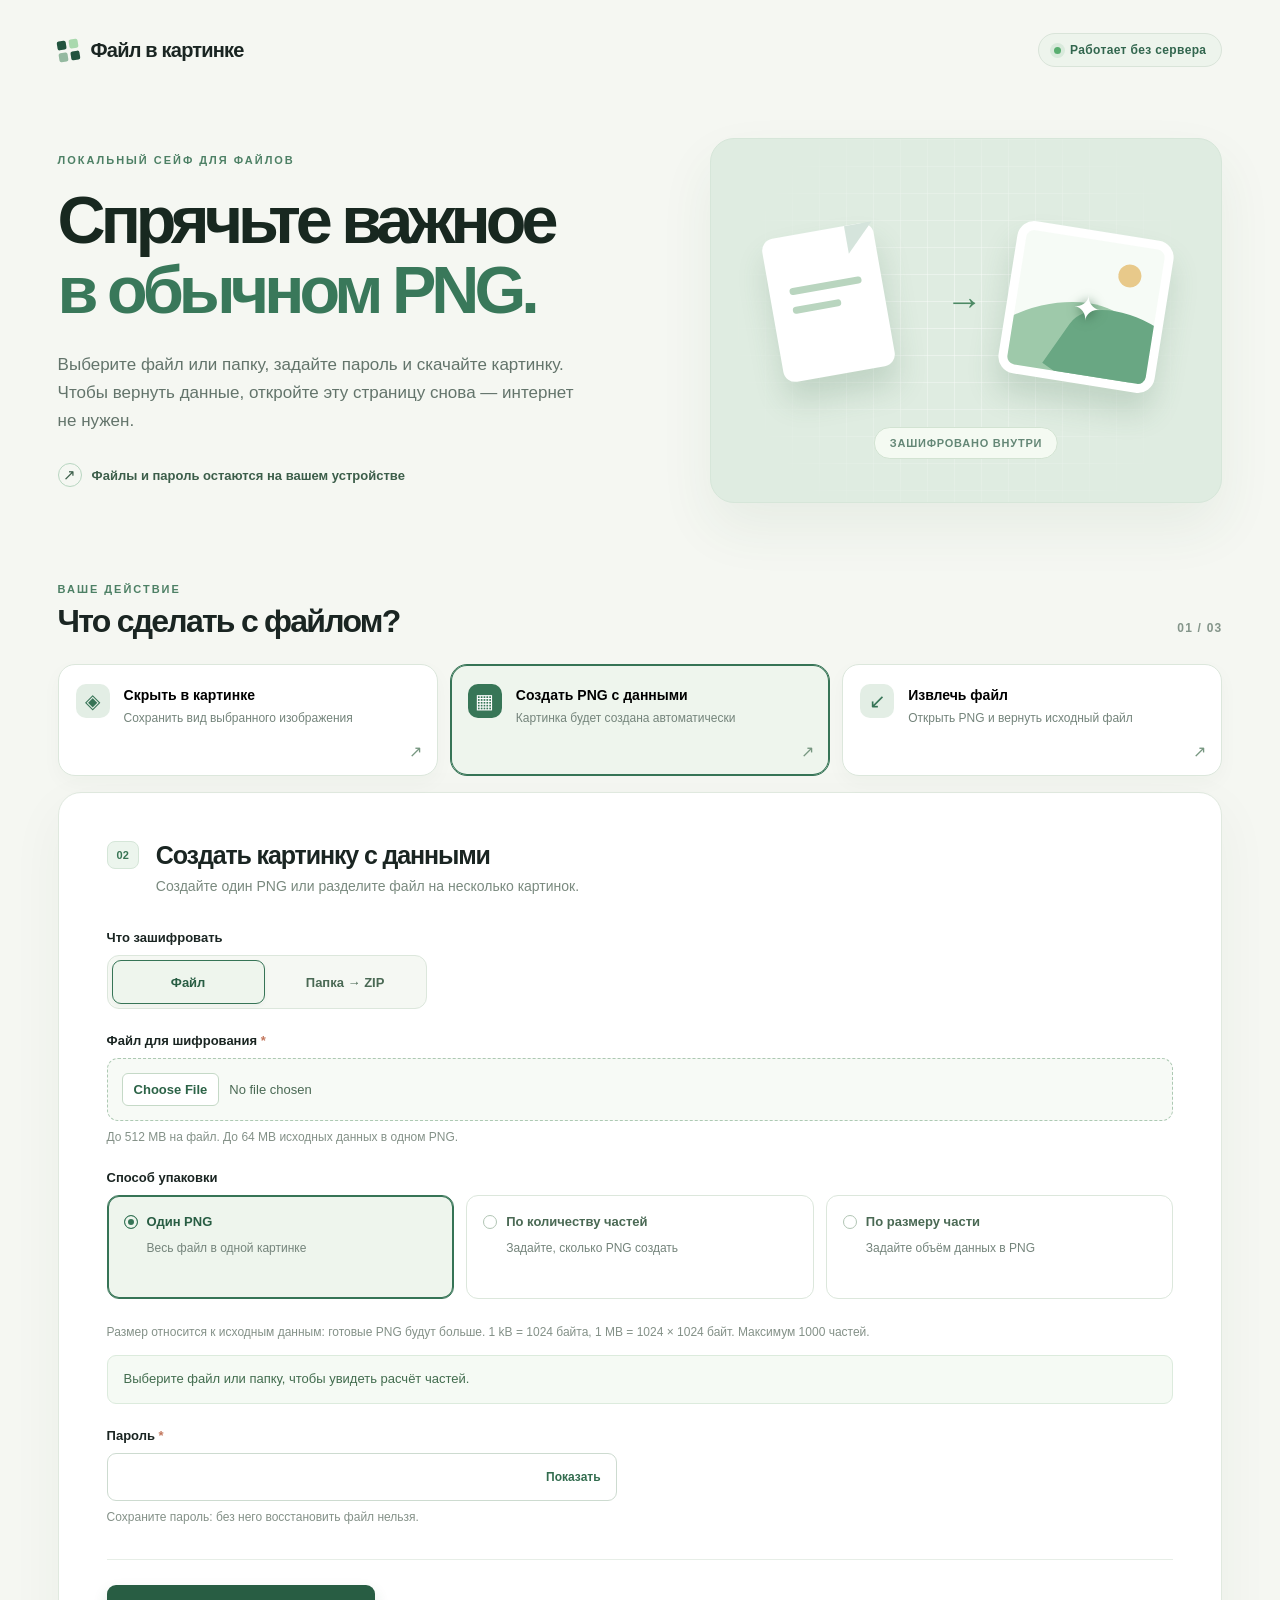
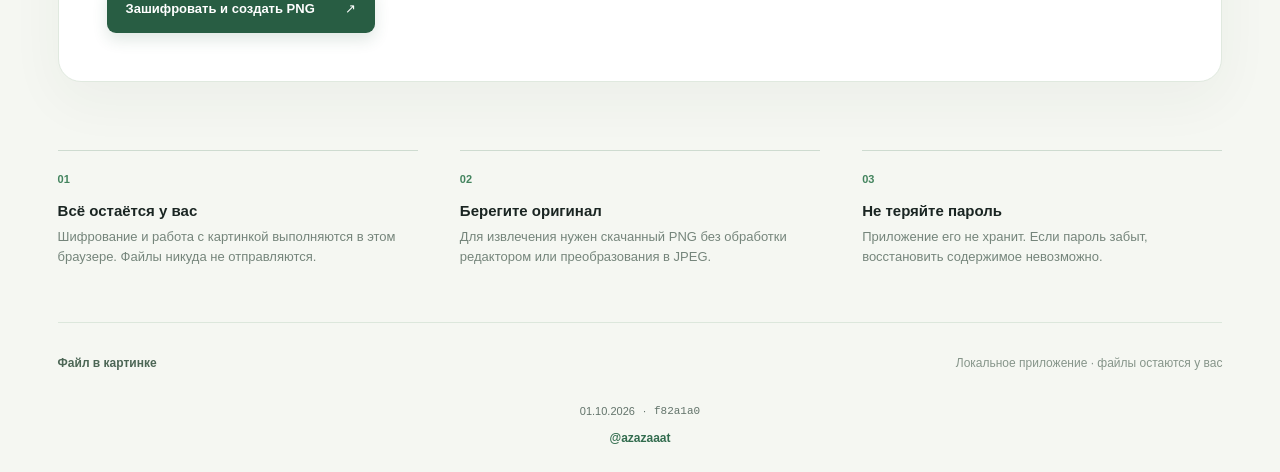
<file: index.html>
<!doctype html>
<html lang="ru">
<head>
  <meta charset="utf-8">
  <meta name="viewport" content="width=device-width, initial-scale=1">
  <meta name="color-scheme" content="light">
  <title>Файл в картинке — локальное шифрование</title>
  <meta name="description" content="Зашифруйте файл в PNG или спрячьте его в изображении. Всё происходит локально в браузере.">
  <style>
:root{font-family:Inter,ui-sans-serif,-apple-system,BlinkMacSystemFont,"Segoe UI",sans-serif;color:#1a2522;background:#f5f7f2;font-synthesis:none}*{box-sizing:border-box}body{margin:0}button,input{font:inherit}button{cursor:pointer}a{color:inherit}.page-shell{max-width:1280px;margin:auto;padding:0 clamp(20px,4.5vw,72px)}.site-header,.site-footer{display:flex;justify-content:space-between;align-items:center}.site-header{height:100px}.brand{display:inline-flex;align-items:center;gap:12px;text-decoration:none;font-weight:800;letter-spacing:-.04em;font-size:20px}.brand-mark{display:grid;grid-template-columns:repeat(2,9px);gap:3px;transform:rotate(-9deg)}.brand-mark span{width:9px;height:9px;background:#22543f;border-radius:2px}.brand-mark span:nth-child(2){background:#a9d9ae}.brand-mark span:nth-child(3){background:#94b9a0}.local-badge{display:flex;gap:9px;align-items:center;border:1px solid #d9e4d9;background:#edf4ec;border-radius:50px;padding:9px 15px;color:#32664e;font-size:12px;font-weight:750;letter-spacing:.03em}.badge-dot{width:7px;height:7px;background:#59ae70;border-radius:50%;box-shadow:0 0 0 4px #d9eadc}.intro{display:grid;grid-template-columns:1.08fr .92fr;min-height:452px;align-items:center;gap:50px;padding:38px 0 55px}.eyebrow{text-transform:uppercase;letter-spacing:.18em;font-size:11px;font-weight:850;color:#4d8065;margin:0 0 19px}.intro h1{font-size:clamp(43px,5.2vw,72px);line-height:1.06;letter-spacing:-.075em;margin:0;color:#182820;font-weight:800}.intro h1 em{font-style:normal;color:#39785a}.intro-lead{font-size:17px;line-height:1.65;color:#63746b;max-width:530px;margin:25px 0 28px}.trust-line{display:flex;align-items:center;gap:10px;color:#3c5e4a;font-size:13px;font-weight:650}.trust-icon{display:grid;place-items:center;border:1px solid #b8d6c1;border-radius:50%;width:24px;height:24px;font-size:15px}.hero-art{height:365px;position:relative;border-radius:24px;background:#dfece1;overflow:hidden;border:1px solid #d6e6d9;box-shadow:0 25px 55px #2c5e3f12}.art-grid{position:absolute;inset:0;background-image:linear-gradient(#fff7 1px,transparent 1px),linear-gradient(90deg,#fff7 1px,transparent 1px);background-size:27px 27px;mask-image:radial-gradient(circle at center,#000,transparent 78%)}.art-file,.art-picture{position:absolute;top:91px;box-shadow:0 20px 30px #3767472e}.art-file{left:12%;width:113px;height:145px;border-radius:12px;background:#fff;transform:rotate(-10deg);padding:52px 20px 0}.art-file-fold{position:absolute;right:0;top:0;border-left:28px solid #d5e4dc;border-bottom:28px solid transparent}.art-file-line{display:block;height:7px;background:#b9d5bf;border-radius:10px;margin-bottom:12px}.art-file-line.short{width:67%}.art-arrow{position:absolute;top:142px;left:46%;font-size:37px;color:#4d8a65;font-weight:300}.art-picture{right:11%;width:158px;height:154px;background:#f6fbf6;border:9px solid #fff;border-radius:17px;overflow:hidden;transform:rotate(9deg)}.art-sun{position:absolute;top:19px;right:20px;width:23px;height:23px;border-radius:50%;background:#e8c98a}.art-hill{position:absolute;width:165px;height:95px;border-radius:50% 50% 0 0;bottom:-29px;left:-39px;background:#9ec9aa;transform:rotate(-22deg)}.art-hill.two{left:48px;bottom:-35px;background:#69a783;transform:rotate(26deg)}.art-lock{position:absolute;left:57px;top:49px;color:white;font-size:34px;text-shadow:0 2px 12px #417351}.art-caption{position:absolute;bottom:43px;left:50%;transform:translateX(-50%);white-space:nowrap;color:#648776;background:#f4faf2;border:1px solid #d2e3d2;border-radius:100px;padding:9px 15px;font-size:11px;letter-spacing:.07em;text-transform:uppercase;font-weight:800}.workspace{padding:25px 0 0}.section-heading{display:flex;justify-content:space-between;align-items:end;margin:0 0 24px}.section-heading .eyebrow{margin-bottom:8px}.section-heading h2{font-size:32px;letter-spacing:-.055em;margin:0}.step-label{font-size:12px;font-weight:800;color:#84958a;letter-spacing:.1em;padding-bottom:5px}.mode-tabs{display:grid;grid-template-columns:repeat(3,minmax(0,1fr));gap:12px;margin-bottom:16px}.mode-tab{appearance:none;text-align:left;display:flex;align-items:flex-start;gap:14px;position:relative;border:1px solid #dce7dc;background:#fff;border-radius:17px;min-height:112px;padding:19px 17px;box-shadow:0 7px 20px #23442d08;transition:transform .18s,border-color .18s,background .18s}.mode-tab:hover{transform:translateY(-2px);border-color:#98b99d}.mode-tab[aria-selected=true]{border-color:#367456;background:#eef5ed;box-shadow:inset 0 0 0 1px #367456}.tab-icon{display:grid;place-items:center;flex:none;background:#e3eee5;color:#367456;border-radius:10px;width:34px;height:34px;font-size:20px}.mode-tab[aria-selected=true] .tab-icon{background:#377657;color:#fff}.tab-copy{display:grid;gap:6px;padding-top:2px}.tab-copy strong{font-size:14px;line-height:1.3}.tab-copy small{font-size:12px;line-height:1.4;color:#74847b}.tab-arrow{position:absolute;right:15px;bottom:14px;color:#779781;font-size:16px}.form-card{background:#fff;border:1px solid #e0e9df;border-radius:23px;padding:clamp(24px,3.8vw,48px);box-shadow:0 18px 55px #2c4a2d0c}.form-card form[hidden]{display:none}.form-heading{display:flex;gap:17px;align-items:flex-start;margin-bottom:33px}.form-number{border:1px solid #d5e6d8;color:#397555;background:#ecf5ed;border-radius:8px;padding:7px 9px;font-size:11px;font-weight:850}.form-heading h3{font-size:25px;letter-spacing:-.045em;margin:0 0 6px}.form-heading p{color:#7a8a7f;margin:0;font-size:14px;line-height:1.5}.field-grid{display:grid;grid-template-columns:1fr 1fr;gap:22px}.field{margin-bottom:24px}.field label{display:block;font-size:13px;font-weight:750;margin-bottom:10px}.required{color:#c2765c}.field input[type=file]{width:100%;border:1px dashed #adc9b3;border-radius:11px;background:#f7faf6;padding:14px;color:#4a6954;font-size:13px;min-height:61px}.field input[type=file]::file-selector-button{border:1px solid #c5d9c7;border-radius:6px;background:white;color:#2c6347;font-weight:750;padding:8px 11px;margin-right:10px;cursor:pointer}.field-hint,.file-info{font-size:12px;line-height:1.5;margin:7px 0 0;color:#849188}.file-info:not(:empty){color:#377456;font-weight:700}.capacity-box{display:flex;align-items:center;gap:12px;background:#eff6ef;color:#4a7355;border:1px solid #dcebdd;border-radius:11px;padding:14px 17px;margin:0 0 25px;font-size:13px;line-height:1.45}.capacity-box.is-error{background:#fff4f0;border-color:#f1d5ca;color:#a4523c}.capacity-symbol{font-size:19px}.password-field{max-width:510px}.password-wrap{position:relative}.password-wrap input{width:100%;height:48px;border:1px solid #cddbd0;border-radius:9px;padding:10px 100px 10px 13px;color:#1d3225;background:#fff}.password-toggle{position:absolute;right:6px;top:6px;height:36px;border:0;background:transparent;color:#326c4e;font-size:12px;font-weight:800;padding:0 10px;border-radius:5px}.password-toggle:hover{background:#eef5ed}.form-actions{display:flex;align-items:center;gap:19px;flex-wrap:wrap;margin-top:33px;padding-top:25px;border-top:1px solid #e7eee7}.primary-button{border:0;background:#285d43;color:white;border-radius:9px;padding:15px 19px;font-weight:750;font-size:13px;min-height:48px;display:inline-flex;align-items:center;gap:30px;justify-content:space-between;box-shadow:0 7px 15px #285d4324}.primary-button:hover{background:#1b4f36}.primary-button:disabled{opacity:.6;cursor:wait}.form-status{margin:0;font-size:13px;line-height:1.5;color:#516b57}.form-status.is-error{color:#a14835;font-weight:700}.result{display:flex;align-items:center;gap:15px;border:1px solid #c9e5cf;background:#f0f8f0;border-radius:12px;padding:17px;margin-top:22px}.result[hidden]{display:none}.result-icon{display:grid;place-items:center;background:#39805c;color:white;border-radius:50%;width:29px;height:29px;flex:none;font-weight:800}.result strong{font-size:14px}.result p{margin:4px 0 0;font-size:12px;color:#6c8573;line-height:1.4}.download-link{margin-left:auto;white-space:nowrap;background:white;border:1px solid #bcd8c3;color:#285f43;text-decoration:none;font-size:12px;font-weight:800;padding:11px 14px;border-radius:8px}.download-link:hover{background:#e3f1e5}.notes{display:grid;grid-template-columns:repeat(3,1fr);gap:42px;padding:68px 0 55px}.notes>div{border-top:1px solid #cedbd0;padding-top:18px}.note-number{font-size:11px;color:#43845e;font-weight:850}.notes h2{font-size:15px;margin:15px 0 8px}.notes p{font-size:13px;line-height:1.55;color:#75857b;margin:0}.site-footer{border-top:1px solid #dce7dc;min-height:80px;color:#86958a;font-size:12px}.site-footer .footer-brand{font-weight:800;color:#4c6655}input:focus-visible,button:focus-visible,a:focus-visible{outline:3px solid #87cda1;outline-offset:3px}@media(max-width:880px){.intro{grid-template-columns:1fr;gap:20px;padding-top:20px}.hero-art{height:260px}.art-file,.art-picture{top:45px}.art-arrow{top:96px}.mode-tabs{grid-template-columns:1fr}.mode-tab{min-height:72px}.tab-arrow{bottom:auto;top:26px}.field-grid{grid-template-columns:1fr;gap:0}.notes{gap:20px}}@media(max-width:580px){.page-shell{padding:0 17px}.site-header{height:75px}.brand{font-size:16px}.local-badge{font-size:0;padding:10px}.badge-dot{margin:0}.intro{padding:17px 0 40px}.intro h1{font-size:46px}.intro-lead{font-size:15px}.hero-art{height:210px}.art-file{left:9%;top:35px;transform:scale(.75) rotate(-10deg);transform-origin:top left}.art-picture{right:6%;top:32px;transform:scale(.78) rotate(9deg);transform-origin:top right}.art-arrow{top:83px;left:45%;font-size:28px}.art-caption{bottom:20px}.section-heading h2{font-size:27px}.form-card{padding:23px 18px}.form-heading h3{font-size:22px}.form-actions{align-items:stretch}.primary-button{width:100%}.result{align-items:flex-start;flex-wrap:wrap}.download-link{margin:4px 0 0 43px}.notes{grid-template-columns:1fr;padding:45px 0;gap:25px}.site-footer{gap:10px}}

.split-settings{display:grid;grid-template-columns:1fr 1fr;gap:22px}.split-settings [hidden]{display:none!important}.split-settings select,.split-settings input{width:100%;min-width:0;height:48px;padding:10px 13px;border:1px solid #cddbd0;border-radius:9px;color:#1d3225;background:#fff;font:inherit;font-size:14px}.part-size-inputs{display:grid;grid-template-columns:1fr 90px;gap:10px}.split-summary{margin:14px 0 24px;padding:13px 16px;border:1px solid #dcebdd;border-radius:9px;background:#f5faf4;color:#426c4e;font-size:13px;line-height:1.6}.split-summary.is-error{color:#a14835;background:#fff4f0;border-color:#f1d5ca}.result-multiple{display:block}.result-multiple[hidden]{display:none}.result-heading{display:flex;gap:15px;align-items:center}.result-list{list-style:none;padding:0;margin:16px 0 0;display:grid;gap:10px;max-height:420px;overflow:auto}.result-list li{display:flex;align-items:center;gap:12px;border-top:1px solid #d4e6d7;padding-top:12px}.result-file{min-width:0;flex:1}.result-file strong{display:block;overflow-wrap:anywhere;font-size:13px}.result-list .download-link{flex:none}.split-settings :disabled{opacity:.6}select:focus-visible{outline:3px solid #87cda1;outline-offset:3px}@media(max-width:580px){.split-settings{grid-template-columns:1fr;gap:0}.result-list li{align-items:flex-start;flex-direction:column}.result-list .download-link{margin:0}}


.field[hidden]{display:none!important}
.split-settings select{appearance:none;padding-right:42px;background-image:url("data:image/svg+xml,%3Csvg xmlns='http://www.w3.org/2000/svg' width='12' height='8' viewBox='0 0 12 8'%3E%3Cpath d='m1 1 5 5 5-5' fill='none' stroke='%23426c4e' stroke-width='1.5' stroke-linecap='round' stroke-linejoin='round'/%3E%3C/svg%3E");background-repeat:no-repeat;background-position:right 16px center;background-size:12px 8px}

.choice-group{border:0;padding:0;min-inline-size:0;margin:0 0 24px}
.choice-group legend{padding:0;margin-bottom:10px;font-size:13px;font-weight:750}
.choice-options{display:grid;gap:12px}
.choice-group .choice-option{position:relative;display:block;min-width:0;margin:0;cursor:pointer}
.choice-option input{position:absolute;width:1px;height:1px;padding:0;margin:0;overflow:hidden;clip-path:inset(50%);white-space:nowrap}
.choice-face{display:flex;align-items:center;justify-content:center;min-height:44px;padding:11px 15px;border:1px solid #dce7dc;border-radius:9px;background:#fff;color:#4a6954;transition:background .15s,border-color .15s;box-sizing:border-box}
.choice-option:hover .choice-face{border-color:#98b99d;background:#f7faf6}
.choice-option input:checked+.choice-face{border-color:#367456;background:#eef5ed;color:#285d43;box-shadow:inset 0 0 0 1px #367456}
.choice-option input:focus-visible+.choice-face{outline:3px solid #87cda1;outline-offset:3px}
.choice-option input:disabled+.choice-face{opacity:.5;cursor:not-allowed}
.source-kind{max-width:320px}
.source-options{grid-template-columns:1fr 1fr;gap:4px;padding:4px;border:1px solid #dce7dc;border-radius:12px;background:#f5f8f3}
.source-options .choice-face{border-color:transparent;background:transparent;font-size:13px;font-weight:750}
.source-options .choice-option input:checked+.choice-face{box-shadow:0 2px 5px #23442d0b}
.packing-options{grid-template-columns:repeat(3,minmax(0,1fr))}
.packing-options .choice-face{display:grid;align-content:start;justify-content:stretch;gap:8px;min-height:104px;height:100%;padding:17px 16px;border-radius:12px}
.packing-options strong{display:flex;align-items:center;gap:9px;font-size:13px;line-height:1.4}
.packing-options strong::before{content:"";display:block;flex:none;width:14px;height:14px;box-sizing:border-box;border:1.5px solid #b1c5b4;border-radius:50%}
.packing-options input:checked+.choice-face strong::before{border-color:#367456;background:#367456;box-shadow:inset 0 0 0 3px #eef5ed}
.choice-description{padding-left:23px;font-size:12px;font-weight:400;line-height:1.5;color:#74847b}
.split-settings{display:block;max-width:510px}
@media(max-width:680px){.packing-options{grid-template-columns:1fr;gap:8px}.packing-options .choice-face{min-height:0;padding:13px 15px;gap:4px}}

.site-footer{display:block;padding:0 0 24px;min-height:0}
.footer-primary{display:flex;justify-content:space-between;align-items:center;gap:16px;min-height:80px}
.footer-brand{flex:none;white-space:nowrap}
.footer-description{text-align:right;line-height:1.5}
.build-info{display:flex;align-items:center;justify-content:center;flex-wrap:wrap;gap:8px;font-size:11px;line-height:1.6;color:#63746b}
.build-info time,.build-info code{white-space:nowrap}
.build-info code{font:inherit;font-family:ui-monospace,SFMono-Regular,Consolas,monospace}
.footer-contact-row{margin-top:8px;text-align:center}
.footer-contact{white-space:nowrap;color:#326c4e;text-decoration:none;font-size:12px;font-weight:750;line-height:1.6}
.footer-contact:hover{text-decoration:underline;text-underline-offset:3px;color:#1b4f36}
@media(max-width:580px){.footer-primary{gap:10px}}

</style>
</head>
<body>
  <div class="page-shell">
    <header class="site-header">
      <a class="brand" href="index.html" aria-label="Файл в картинке — на главную">
        <span class="brand-mark" aria-hidden="true"><span></span><span></span><span></span><span></span></span>
        <span>Файл в картинке</span>
      </a>
      <span class="local-badge"><span class="badge-dot" aria-hidden="true"></span> Работает без сервера</span>
    </header>

    <main>
      <section class="intro" aria-labelledby="page-title">
        <div class="intro-copy">
          <p class="eyebrow">Локальный сейф для файлов</p>
          <h1 id="page-title">Спрячьте важное<br><em>в обычном PNG.</em></h1>
          <p class="intro-lead">Выберите файл или папку, задайте пароль и скачайте картинку. Чтобы вернуть данные, откройте эту страницу снова — интернет не нужен.</p>
          <div class="trust-line"><span class="trust-icon" aria-hidden="true">↗</span><span>Файлы и пароль остаются на вашем устройстве</span></div>
        </div>
        <div class="hero-art" aria-hidden="true">
          <div class="art-grid"></div>
          <div class="art-file"><span class="art-file-fold"></span><span class="art-file-line"></span><span class="art-file-line short"></span></div>
          <div class="art-arrow">→</div>
          <div class="art-picture"><span class="art-sun"></span><span class="art-hill one"></span><span class="art-hill two"></span><span class="art-lock">✦</span></div>
          <div class="art-caption">зашифровано внутри</div>
        </div>
      </section>

      <section class="workspace" aria-labelledby="workspace-title">
        <div class="section-heading">
          <div><p class="eyebrow">Ваше действие</p><h2 id="workspace-title">Что сделать с файлом?</h2></div>
          <span class="step-label">01 / 03</span>
        </div>

        <div class="mode-tabs" role="tablist" aria-label="Режим работы">
          <button class="mode-tab" id="tab-hide" type="button" role="tab" aria-controls="panel-hide" aria-selected="false" tabindex="-1" data-mode="hide"><span class="tab-icon" aria-hidden="true">◈</span><span class="tab-copy"><strong>Скрыть в картинке</strong><small>Сохранить вид выбранного изображения</small></span><span class="tab-arrow" aria-hidden="true">↗</span></button>
          <button class="mode-tab" id="tab-data" type="button" role="tab" aria-controls="panel-data" aria-selected="true" tabindex="0" data-mode="data"><span class="tab-icon" aria-hidden="true">▦</span><span class="tab-copy"><strong>Создать PNG с данными</strong><small>Картинка будет создана автоматически</small></span><span class="tab-arrow" aria-hidden="true">↗</span></button>
          <button class="mode-tab" id="tab-extract" type="button" role="tab" aria-controls="panel-extract" aria-selected="false" tabindex="-1" data-mode="extract"><span class="tab-icon" aria-hidden="true">↙</span><span class="tab-copy"><strong>Извлечь файл</strong><small>Открыть PNG и вернуть исходный файл</small></span><span class="tab-arrow" aria-hidden="true">↗</span></button>
        </div>

        <div class="form-card">
          <form id="panel-hide" role="tabpanel" aria-labelledby="tab-hide" hidden novalidate>
            <div class="form-heading"><span class="form-number">01</span><div><h3>Скрыть файл в изображении</h3><p>Внешний вид картинки почти не изменится. Нужен достаточно большой носитель.</p></div></div>
            <fieldset class="field choice-group source-kind" id="hide-source-kind"><legend>Что зашифровать</legend><div class="choice-options source-options">
              <label class="choice-option"><input id="hide-source-file" type="radio" name="hide-source-kind" value="file" checked><span class="choice-face">Файл</span></label>
              <label class="choice-option"><input id="hide-folder-option" type="radio" name="hide-source-kind" value="folder" aria-describedby="hide-source-hint"><span class="choice-face">Папка → ZIP</span></label>
            </div><p class="field-hint" id="hide-source-hint" hidden>Выбор папки не поддерживается этим браузером.</p></fieldset>
            <div class="field-grid">
              <div class="field" id="hide-file-field"><label for="hide-file">Файл для шифрования <span class="required">*</span></label><input id="hide-file" name="file" type="file" required aria-describedby="hide-file-hint hide-file-info"><p class="field-hint" id="hide-file-hint">До 10 MB. Подойдёт и пустой файл.</p><p class="file-info" id="hide-file-info"></p></div>
              <div class="field" id="hide-folder-field" hidden><label for="hide-folder">Папка для шифрования <span class="required">*</span></label><input id="hide-folder" name="folder" type="file" webkitdirectory multiple disabled aria-describedby="hide-folder-hint hide-folder-info"><p class="field-hint" id="hide-folder-hint">Папка будет упакована в ZIP без сжатия. До 10 MB вместе со служебными данными ZIP. Пустые папки не сохраняются. После извлечения скачивается ZIP.</p><p class="file-info" id="hide-folder-info"></p></div>
              <div class="field"><label for="hide-cover">Изображение-носитель <span class="required">*</span></label><input id="hide-cover" name="cover" type="file" accept="image/*" required aria-describedby="hide-cover-hint hide-cover-info"><p class="field-hint" id="hide-cover-hint">PNG, JPEG или другое изображение, которое открывает браузер.</p><p class="file-info" id="hide-cover-info"></p></div>
            </div>
            <div class="capacity-box" id="capacity-box"><span class="capacity-symbol" aria-hidden="true">▧</span><span id="capacity-text">Выберите изображение, чтобы узнать его вместимость.</span></div>
            <div class="field password-field"><label for="hide-password">Пароль <span class="required">*</span></label><div class="password-wrap"><input id="hide-password" name="password" type="password" autocomplete="new-password" required><button class="password-toggle" type="button" aria-controls="hide-password" aria-label="Показать пароль">Показать</button></div><p class="field-hint">Сохраните пароль: без него восстановить файл нельзя.</p></div>
            <div class="form-actions"><button class="primary-button" type="submit">Зашифровать и создать PNG <span aria-hidden="true">↗</span></button><p class="form-status" role="status" aria-live="polite"></p></div>
            <div class="result" hidden><span class="result-icon" aria-hidden="true">✓</span><div><strong>PNG готов</strong><p>Скачайте картинку и храните её без редактирования.</p></div><a class="download-link" href="#" download>Скачать PNG <span aria-hidden="true">↓</span></a></div>
          </form>

          <form id="panel-data" role="tabpanel" aria-labelledby="tab-data" novalidate>
            <div class="form-heading"><span class="form-number">02</span><div><h3>Создать картинку с данными</h3><p>Создайте один PNG или разделите файл на несколько картинок.</p></div></div>
            <fieldset class="field choice-group source-kind" id="data-source-kind"><legend>Что зашифровать</legend><div class="choice-options source-options">
              <label class="choice-option"><input id="data-source-file" type="radio" name="data-source-kind" value="file" checked><span class="choice-face">Файл</span></label>
              <label class="choice-option"><input id="data-folder-option" type="radio" name="data-source-kind" value="folder" aria-describedby="data-source-hint"><span class="choice-face">Папка → ZIP</span></label>
            </div><p class="field-hint" id="data-source-hint" hidden>Выбор папки не поддерживается этим браузером.</p></fieldset>
            <div class="field" id="data-file-field"><label for="data-file">Файл для шифрования <span class="required">*</span></label><input id="data-file" name="file" type="file" required aria-describedby="data-file-hint data-file-info"><p class="field-hint" id="data-file-hint">До 512 MB на файл. До 64 MB исходных данных в одном PNG.</p><p class="file-info" id="data-file-info"></p></div>
            <div class="field" id="data-folder-field" hidden><label for="data-folder">Папка для шифрования <span class="required">*</span></label><input id="data-folder" name="folder" type="file" webkitdirectory multiple disabled aria-describedby="data-folder-hint data-folder-info"><p class="field-hint" id="data-folder-hint">Папка будет упакована в ZIP без сжатия. До 512 MB вместе со служебными данными ZIP; до 64 MB в одном PNG. Пустые папки не сохраняются. После извлечения скачивается ZIP.</p><p class="file-info" id="data-folder-info"></p></div>
            <fieldset class="field choice-group packing-kind" id="data-split-mode" aria-describedby="data-split-hint"><legend>Способ упаковки</legend><div class="choice-options packing-options">
              <label class="choice-option"><input id="data-pack-single" type="radio" name="data-split-mode" value="single" checked><span class="choice-face"><strong>Один PNG</strong><span class="choice-description">Весь файл в одной картинке</span></span></label>
              <label class="choice-option"><input id="data-pack-count" type="radio" name="data-split-mode" value="count"><span class="choice-face"><strong>По количеству частей</strong><span class="choice-description">Задайте, сколько PNG создать</span></span></label>
              <label class="choice-option"><input id="data-pack-size" type="radio" name="data-split-mode" value="size"><span class="choice-face"><strong>По размеру части</strong><span class="choice-description">Задайте объём данных в PNG</span></span></label>
            </div></fieldset>
            <div class="split-settings">
              <div class="field" id="data-count-field" hidden><label for="data-part-count">Количество частей</label><input id="data-part-count" type="number" min="1" max="1000" step="1" value="4" disabled aria-describedby="data-split-summary"></div>
              <div class="field" id="data-size-field" hidden><label for="data-part-size">Размер исходных данных в части</label><div class="part-size-inputs"><input id="data-part-size" type="text" inputmode="decimal" value="10" disabled aria-describedby="data-split-hint data-split-summary"><select id="data-part-unit" aria-label="Единица размера части" disabled><option value="KiB">kB</option><option value="MiB" selected>MB</option></select></div></div>
            </div>
            <p class="field-hint" id="data-split-hint">Размер относится к исходным данным: готовые PNG будут больше. 1 kB = 1024 байта, 1 MB = 1024 × 1024 байт. Максимум 1000 частей.</p>
            <p class="split-summary" id="data-split-summary" role="status" aria-live="polite">Выберите файл, чтобы увидеть расчёт частей.</p>
            <div class="field password-field"><label for="data-password">Пароль <span class="required">*</span></label><div class="password-wrap"><input id="data-password" name="password" type="password" autocomplete="new-password" required><button class="password-toggle" type="button" aria-controls="data-password" aria-label="Показать пароль">Показать</button></div><p class="field-hint">Сохраните пароль: без него восстановить файл нельзя.</p></div>
            <div class="form-actions"><button class="primary-button" type="submit">Зашифровать и создать PNG <span aria-hidden="true">↗</span></button><p class="form-status" role="status" aria-live="polite"></p></div>
            <div class="result result-multiple" hidden><div class="result-heading"><span class="result-icon" aria-hidden="true">✓</span><div><strong>PNG готовы</strong><p>Скачайте все части. Для восстановления понадобится полный набор.</p></div></div><ul class="result-list" id="data-results" aria-label="PNG для скачивания"></ul></div>
          </form>

          <form id="panel-extract" role="tabpanel" aria-labelledby="tab-extract" hidden novalidate>
            <div class="form-heading"><span class="form-number">03</span><div><h3>Вернуть исходный файл</h3><p>Выберите все части набора или один прежний PNG и введите пароль.</p></div></div>
            <div class="field"><label for="extract-image">Зашифрованные PNG <span class="required">*</span></label><input id="extract-image" name="image" type="file" accept="image/png,.png" multiple required aria-describedby="extract-image-hint extract-image-info"><p class="field-hint" id="extract-image-hint">Выберите полный набор в одной операции. Порядок не важен. PNG должны быть оригинальными: без пересохранения или изменения размера.</p><p class="file-info" id="extract-image-info"></p></div>
            <div class="field password-field"><label for="extract-password">Пароль <span class="required">*</span></label><div class="password-wrap"><input id="extract-password" name="password" type="password" autocomplete="current-password" required><button class="password-toggle" type="button" aria-controls="extract-password" aria-label="Показать пароль">Показать</button></div></div>
            <div class="form-actions"><button class="primary-button" type="submit">Извлечь файл <span aria-hidden="true">↗</span></button><p class="form-status" role="status" aria-live="polite"></p></div>
            <div class="result" hidden><span class="result-icon" aria-hidden="true">✓</span><div><strong>Файл восстановлен</strong><p class="result-detail"></p></div><a class="download-link" href="#" download>Скачать файл <span aria-hidden="true">↓</span></a></div>
          </form>
        </div>
      </section>

      <aside class="notes" aria-label="Полезно знать"><div><span class="note-number">01</span><h2>Всё остаётся у вас</h2><p>Шифрование и работа с картинкой выполняются в этом браузере. Файлы никуда не отправляются.</p></div><div><span class="note-number">02</span><h2>Берегите оригинал</h2><p>Для извлечения нужен скачанный PNG без обработки редактором или преобразования в JPEG.</p></div><div><span class="note-number">03</span><h2>Не теряйте пароль</h2><p>Приложение его не хранит. Если пароль забыт, восстановить содержимое невозможно.</p></div></aside>
    </main>
    <footer class="site-footer">
      <div class="footer-primary"><span class="footer-brand">Файл в картинке</span><span class="footer-description">Локальное приложение · файлы остаются у вас</span></div>
      <div class="build-info" aria-label="Версия приложения">
        <time datetime="2026-10-01" title="Дата создания HTML">01.10.2026</time>
        <span aria-hidden="true">·</span>
        <code title="Коммит исходников на момент сборки">f82a1a0</code>
      </div>
      <div class="footer-contact-row"><a class="footer-contact" href="https://t.me/azazaaat" target="_blank" rel="noopener noreferrer" aria-label="Telegram: @azazaaat">@azazaaat</a></div>
    </footer>
  </div>
  <script>
(function (root) {
  'use strict';
  const MAX_SOURCE_SIZE = 512 * 1024 * 1024;
  const MAX_PART_SIZE = 64 * 1024 * 1024;
  const MAX_PART_COUNT = 1000;
  function fail(code, message, details) {
    const error = new Error(message);
    error.code = code;
    if (details) error.details = details;
    throw error;
  }
  function integer(value, min, max) {
    return Number.isSafeInteger(value) && value >= min && value <= max;
  }
  function parsePartSize(value, unit) {
    if (typeof value !== 'string' || !/^(?:[0-9]+(?:[.,][0-9]+)?|[.,][0-9]+)$/.test(value.trim()) || !['KiB','MiB'].includes(unit)) {
      fail('INVALID_SPLIT', 'Введите положительный размер части в kB или MB.');
    }
    const size = Math.floor(Number(value.trim().replace(',', '.')) * (unit === 'KiB' ? 1024 : 1048576));
    if (!integer(size, 1, MAX_PART_SIZE)) fail('INVALID_SPLIT', 'Размер части должен быть от 1 байта до 64 MB.');
    return size;
  }
  function planParts(totalSize, options) {
    if (!integer(totalSize, 0, MAX_SOURCE_SIZE)) fail('INVALID_SPLIT', 'Размер исходного файла не должен превышать 512 MB.');
    if (!options || !['single','count','size'].includes(options.mode)) fail('INVALID_SPLIT', 'Выберите способ разбивки.');
    let count;
    if (options.mode === 'size') {
      if (!integer(options.partSize, 1, MAX_PART_SIZE)) fail('INVALID_SPLIT', 'Размер части должен быть от 1 байта до 64 MB.');
      count = Math.max(1, Math.ceil(totalSize / options.partSize));
    } else count = options.mode === 'single' ? 1 : options.count;
    if (!integer(count, 1, MAX_PART_COUNT)) fail('INVALID_SPLIT', 'Нужно от 1 до 1000 частей. Увеличьте размер части или уменьшите количество.');
    if ((totalSize === 0 && count !== 1) || (totalSize > 0 && count > totalSize)) fail('INVALID_SPLIT', 'Количество частей не может превышать число байтов файла. Для пустого файла нужна одна часть.');
    const q = Math.floor(totalSize / count), r = totalSize % count;
    const largest = options.mode === 'size' ? Math.min(totalSize, options.partSize) : q + (r ? 1 : 0);
    if (largest > MAX_PART_SIZE) fail('INVALID_SPLIT', 'В одной части не должно быть больше 64 MB. Выберите разбивку или увеличьте количество частей.');
    return Array.from({length:count}, (_, index) => options.mode === 'size'
      ? {index,offset:index * options.partSize,length:Math.min(options.partSize, totalSize - index * options.partSize)}
      : {index,offset:index * q + Math.min(index,r),length:q + (index < r ? 1 : 0)});
  }
  function validatePart(info) {
    if (!info || typeof info.setId !== 'string' || !/^[0-9a-f]{32}$/.test(info.setId) || typeof info.name !== 'string' || typeof info.type !== 'string' ||
        !integer(info.count,1,MAX_PART_COUNT) || !integer(info.index,0,info.count-1) || !integer(info.totalSize,0,MAX_SOURCE_SIZE) ||
        !integer(info.offset,0,info.totalSize) || !integer(info.length,0,MAX_PART_SIZE) || info.offset + info.length > info.totalSize ||
        (info.totalSize === 0 ? info.count !== 1 || info.index !== 0 || info.offset !== 0 || info.length !== 0 : info.length === 0 || info.count > info.totalSize)) {
      fail('INVALID_PART', 'Некорректные сведения о части файла.');
    }
  }
  function validateSet(parts) {
    if (!Array.isArray(parts) || parts.length < 1 || parts.length > MAX_PART_COUNT) fail('INVALID_PART', 'Выберите от 1 до 1000 частей.');
    parts.forEach(validatePart);
    const first = parts[0], indexes = new Map();
    for (const part of parts) {
      if (['setId','name','type','count','totalSize'].some(field => part[field] !== first[field])) fail('MIXED_SETS', 'PNG относятся к разным наборам или содержат несовместимые сведения.');
      if (indexes.has(part.index)) fail('DUPLICATE_PART', 'Часть выбрана повторно.', {number:part.index+1});
      indexes.set(part.index,part);
    }
    const missing = Array.from({length:first.count}, (_, i) => i).filter(i=>!indexes.has(i));
    if (missing.length) fail('MISSING_PARTS', 'Не хватает частей.', {numbers:missing.map(i=>i+1)});
    const ordered = Array.from({length:first.count}, (_, i) => indexes.get(i));
    let offset = 0;
    for (const part of ordered) {
      if (part.offset !== offset) fail('INVALID_RANGES', 'Данные частей имеют пропуски или перекрытия.');
      offset += part.length;
    }
    if (offset !== first.totalSize) fail('INVALID_RANGES', 'Размер собранных данных не совпадает с исходным файлом.');
    return ordered;
  }
  const FileParts = {MAX_SOURCE_SIZE,MAX_PART_SIZE,MAX_PART_COUNT,parsePartSize,planParts,validatePart,validateSet};
  if (typeof module === 'object' && module.exports) module.exports = FileParts;
  else root.FileParts = FileParts;
})(globalThis);

</script>
  <script>
(function (root) {
  'use strict';

  const MAGIC = Uint8Array.from([70, 86, 76, 84]); // FVLT
  const VERSION = 1;
  const HEADER_LENGTH = 37;
  const PLAINTEXT_HEADER_LENGTH = 8;
  const GCM_TAG_LENGTH = 16;
  const MAX_FILE_LENGTH = 10 * 1024 * 1024;
  const encoder = new TextEncoder();
  const decoder = new TextDecoder('utf-8', { fatal: true });

  function webCrypto() {
    const crypto = typeof module === 'object' && module.exports
      ? require('node:crypto').webcrypto
      : root.crypto;
    if (!crypto || !crypto.subtle || !crypto.getRandomValues) {
      throw new Error('Web Crypto is unavailable');
    }
    return crypto;
  }

  function metadata(name, type) {
    if (typeof name !== 'string' || typeof type !== 'string') {
      throw new TypeError('File name and MIME type must be strings');
    }
    const nameBytes = encoder.encode(name);
    const typeBytes = encoder.encode(type);
    if (nameBytes.length > 0xffff || typeBytes.length > 0xffff) {
      throw new RangeError('File name or MIME type is too long');
    }
    return { nameBytes, typeBytes };
  }

  function checkFileLength(fileSize) {
    if (!Number.isSafeInteger(fileSize) || fileSize < 0) {
      throw new RangeError('Invalid file length');
    }
    if (fileSize > MAX_FILE_LENGTH) {
      throw new RangeError('File exceeds 10 MiB limit');
    }
  }

  function estimatePacketLength(fileSize, name, mimeType) {
    checkFileLength(fileSize);
    const { nameBytes, typeBytes } = metadata(name, mimeType);
    return HEADER_LENGTH + PLAINTEXT_HEADER_LENGTH + nameBytes.length + typeBytes.length + fileSize + GCM_TAG_LENGTH;
  }

  function checkPassword(password) {
    if (typeof password !== 'string' || !password.trim()) {
      throw new TypeError('A non-blank password is required');
    }
  }

  async function deriveKey(password, salt, usage) {
    const crypto = webCrypto();
    const keyMaterial = await crypto.subtle.importKey('raw', encoder.encode(password), 'PBKDF2', false, ['deriveKey']);
    return crypto.subtle.deriveKey(
      { name: 'PBKDF2', salt, iterations: 310000, hash: 'SHA-256' },
      keyMaterial,
      { name: 'AES-GCM', length: 256 },
      false,
      [usage]
    );
  }

  async function encryptFile(file, password) {
    checkPassword(password);
    if (!file || !(file.bytes instanceof Uint8Array)) {
      throw new TypeError('File bytes must be a Uint8Array');
    }
    checkFileLength(file.bytes.length);
    const { nameBytes, typeBytes } = metadata(file.name, file.type);
    const plaintext = new Uint8Array(PLAINTEXT_HEADER_LENGTH + nameBytes.length + typeBytes.length + file.bytes.length);
    const fields = new DataView(plaintext.buffer);
    fields.setUint16(0, nameBytes.length);
    fields.setUint16(2, typeBytes.length);
    fields.setUint32(4, file.bytes.length);
    plaintext.set(nameBytes, PLAINTEXT_HEADER_LENGTH);
    plaintext.set(typeBytes, PLAINTEXT_HEADER_LENGTH + nameBytes.length);
    plaintext.set(file.bytes, PLAINTEXT_HEADER_LENGTH + nameBytes.length + typeBytes.length);

    const crypto = webCrypto();
    const salt = crypto.getRandomValues(new Uint8Array(16));
    const iv = crypto.getRandomValues(new Uint8Array(12));
    const key = await deriveKey(password, salt, 'encrypt');
    const ciphertext = new Uint8Array(await crypto.subtle.encrypt({ name: 'AES-GCM', iv }, key, plaintext));
    const packet = new Uint8Array(HEADER_LENGTH + ciphertext.length);
    packet.set(MAGIC);
    packet[4] = VERSION;
    new DataView(packet.buffer).setUint32(5, ciphertext.length);
    packet.set(salt, 9);
    packet.set(iv, 25);
    packet.set(ciphertext, HEADER_LENGTH);
    return packet;
  }

  async function decryptFile(packet, password) {
    checkPassword(password);
    if (!(packet instanceof Uint8Array) || packet.length < HEADER_LENGTH + PLAINTEXT_HEADER_LENGTH + GCM_TAG_LENGTH) {
      throw new Error('Malformed file packet');
    }
    if (!MAGIC.every((byte, index) => packet[index] === byte) || packet[4] !== VERSION) {
      throw new Error('Unsupported file packet');
    }
    const ciphertextLength = new DataView(packet.buffer, packet.byteOffset + 5, 4).getUint32(0);
    if (ciphertextLength !== packet.length - HEADER_LENGTH || ciphertextLength < PLAINTEXT_HEADER_LENGTH + GCM_TAG_LENGTH) {
      throw new Error('Malformed file packet');
    }
    const salt = packet.slice(9, 25);
    const iv = packet.slice(25, HEADER_LENGTH);
    const ciphertext = packet.slice(HEADER_LENGTH);
    const key = await deriveKey(password, salt, 'decrypt');
    let plaintext;
    try {
      plaintext = new Uint8Array(await webCrypto().subtle.decrypt({ name: 'AES-GCM', iv }, key, ciphertext));
    } catch {
      throw new Error('Wrong password or corrupted file packet');
    }
    if (plaintext.length < PLAINTEXT_HEADER_LENGTH) {
      throw new Error('Malformed file packet');
    }
    const fields = new DataView(plaintext.buffer);
    const nameLength = fields.getUint16(0);
    const typeLength = fields.getUint16(2);
    const fileLength = fields.getUint32(4);
    if (fileLength > MAX_FILE_LENGTH || PLAINTEXT_HEADER_LENGTH + nameLength + typeLength + fileLength !== plaintext.length) {
      throw new Error('Malformed file packet');
    }
    const nameEnd = PLAINTEXT_HEADER_LENGTH + nameLength;
    const typeEnd = nameEnd + typeLength;
    return {
      name: decoder.decode(plaintext.subarray(PLAINTEXT_HEADER_LENGTH, nameEnd)),
      type: decoder.decode(plaintext.subarray(nameEnd, typeEnd)),
      bytes: plaintext.slice(typeEnd)
    };
  }

  const Parts = typeof module === 'object' && module.exports ? require('./file-parts.js') : root.FileParts;
  const PART_HEADER_LENGTH = 40;
  const MAX_PART_PACKET = HEADER_LENGTH + PART_HEADER_LENGTH + 2 * 0xffff + 64 * 1024 * 1024 + GCM_TAG_LENGTH;
  function hex(bytes) { return Array.from(bytes, byte => byte.toString(16).padStart(2, '0')).join(''); }
  function checkPartPacket(packet) {
    if (!(packet instanceof Uint8Array) || packet.length < HEADER_LENGTH + PART_HEADER_LENGTH + GCM_TAG_LENGTH || packet.length > MAX_PART_PACKET ||
        !MAGIC.every((byte, index) => packet[index] === byte) || packet[4] !== 2 ||
        new DataView(packet.buffer, packet.byteOffset, packet.byteLength).getUint32(5) !== packet.length - HEADER_LENGTH) {
      throw new Error('Malformed file packet');
    }
  }
  async function createEncryptSession(password) {
    checkPassword(password);
    const crypto = webCrypto();
    const salt = crypto.getRandomValues(new Uint8Array(16));
    const setIdBytes = crypto.getRandomValues(new Uint8Array(16));
    const setId = hex(setIdBytes);
    const key = await deriveKey(password, salt, 'encrypt');
    const usedIvs = new Set();
    return { async encryptPart(input) {
      if (!input || !(input.bytes instanceof Uint8Array)) throw new TypeError('File bytes must be a Uint8Array');
      const info = { ...input, setId, length: input.bytes.length };
      Parts.validatePart(info);
      const { nameBytes, typeBytes } = metadata(info.name, info.type);
      const plain = new Uint8Array(PART_HEADER_LENGTH + nameBytes.length + typeBytes.length + info.length);
      const fields = new DataView(plain.buffer);
      fields.setUint16(0, nameBytes.length); fields.setUint16(2, typeBytes.length); fields.setUint32(4, info.length);
      plain.set(setIdBytes, 8);
      fields.setUint32(24, info.index); fields.setUint32(28, info.count); fields.setUint32(32, info.totalSize); fields.setUint32(36, info.offset);
      plain.set(nameBytes, PART_HEADER_LENGTH); plain.set(typeBytes, PART_HEADER_LENGTH + nameBytes.length);
      plain.set(input.bytes, PART_HEADER_LENGTH + nameBytes.length + typeBytes.length);
      let iv, ivId;
      do { iv = crypto.getRandomValues(new Uint8Array(12)); ivId = hex(iv); } while (usedIvs.has(ivId));
      usedIvs.add(ivId);
      const header = new Uint8Array(HEADER_LENGTH);
      header.set(MAGIC); header[4] = 2;
      new DataView(header.buffer).setUint32(5, plain.length + GCM_TAG_LENGTH);
      header.set(salt, 9); header.set(iv, 25);
      const cipher = new Uint8Array(await crypto.subtle.encrypt({ name:'AES-GCM', iv, additionalData:header }, key, plain));
      const packet = new Uint8Array(HEADER_LENGTH + cipher.length); packet.set(header); packet.set(cipher, HEADER_LENGTH);
      return packet;
    }};
  }
  function createDecryptSession(password) {
    checkPassword(password);
    const keys = new Map();
    return { async decryptPacket(packet) {
      if (!(packet instanceof Uint8Array) || packet.length < HEADER_LENGTH || !MAGIC.every((byte,index)=>packet[index]===byte)) throw new Error('Malformed file packet');
      if (packet[4] === 1) return { version:1, ...await decryptFile(packet,password) };
      if (packet[4] !== 2) throw new Error('Unsupported file packet');
      checkPartPacket(packet);
      const salt = packet.slice(9,25), iv = packet.slice(25,37), saltId = hex(salt);
      if (!keys.has(saltId)) keys.set(saltId,deriveKey(password,salt,'decrypt'));
      const key = await keys.get(saltId);
      let plain;
      try { plain = new Uint8Array(await webCrypto().subtle.decrypt({name:'AES-GCM',iv,additionalData:packet.subarray(0,HEADER_LENGTH)},key,packet.subarray(HEADER_LENGTH))); }
      catch { throw new Error('Wrong password or corrupted file packet'); }
      if (plain.length < PART_HEADER_LENGTH) throw new Error('Malformed file packet');
      const fields = new DataView(plain.buffer), nameLength = fields.getUint16(0), typeLength = fields.getUint16(2), length = fields.getUint32(4);
      if (PART_HEADER_LENGTH + nameLength + typeLength + length !== plain.length) throw new Error('Malformed file packet');
      const nameEnd = PART_HEADER_LENGTH + nameLength, typeEnd = nameEnd + typeLength;
      const result = {version:2,setId:hex(plain.subarray(8,24)),name:decoder.decode(plain.subarray(PART_HEADER_LENGTH,nameEnd)),type:decoder.decode(plain.subarray(nameEnd,typeEnd)),
        index:fields.getUint32(24),count:fields.getUint32(28),totalSize:fields.getUint32(32),offset:fields.getUint32(36),length,bytes:plain.subarray(typeEnd)};
      Parts.validatePart(result);
      return result;
    }};
  }
  const VaultCore = { estimatePacketLength, encryptFile, decryptFile, createEncryptSession, createDecryptSession };
  if (typeof module === 'object' && module.exports) {
    module.exports = VaultCore;
  } else {
    root.VaultCore = VaultCore;
  }
})(globalThis);

</script>
  <script>
(function (root) {
  'use strict';

  const DATA_MAGIC = [86, 68, 65, 84]; // VDAT
  const STEGO_MAGIC = [86, 83, 84, 71]; // VSTG
  const HEADER_LENGTH = 8;
  const MAX_SIDE = 16384;
  const MAX_PIXELS = 100000000;

  function dimensions(width, height) {
    if (!Number.isSafeInteger(width) || !Number.isSafeInteger(height) ||
        width < 1 || height < 1 || width > MAX_SIDE || height > MAX_SIDE ||
        width * height > MAX_PIXELS) {
      throw new RangeError('Invalid image dimensions');
    }
    return width * height;
  }

  function checkPixels(pixels, width, height) {
    const count = dimensions(width, height);
    if (!(pixels instanceof Uint8ClampedArray) || pixels.length !== count * 4) {
      throw new TypeError('Pixels must be an RGBA Uint8ClampedArray matching the dimensions');
    }
    return count;
  }

  function checkPacket(packet) {
    if (!(packet instanceof Uint8Array)) {
      throw new TypeError('Packet must be a Uint8Array');
    }
    if (packet.length > 0xffffffff) {
      throw new RangeError('Packet length exceeds header limit');
    }
  }

  function header(magic, length) {
    const bytes = new Uint8Array(HEADER_LENGTH);
    bytes.set(magic);
    new DataView(bytes.buffer).setUint32(4, length);
    return bytes;
  }

  function rgbIndex(channel) {
    return channel + Math.floor(channel / 3);
  }

  function coverCapacity(width, height) {
    return Math.max(0, Math.floor(dimensions(width, height) * 3 / 8) - HEADER_LENGTH);
  }

  function encodeData(packet) {
    checkPacket(packet);
    const requiredPixels = Math.ceil((HEADER_LENGTH + packet.length) / 3);
    if (requiredPixels > MAX_PIXELS) {
      throw new RangeError('Packet exceeds image capacity');
    }
    const width = Math.ceil(Math.sqrt(requiredPixels));
    const height = Math.ceil(requiredPixels / width);
    dimensions(width, height);
    const pixels = new Uint8ClampedArray(width * height * 4);
    for (let i = 3; i < pixels.length; i += 4) pixels[i] = 255;
    const bytes = header(DATA_MAGIC, packet.length);
    for (let i = 0; i < bytes.length; i++) pixels[rgbIndex(i)] = bytes[i];
    for (let i = 0; i < packet.length; i++) pixels[rgbIndex(HEADER_LENGTH + i)] = packet[i];
    return { width, height, pixels };
  }

  function encodeStego(packet, pixels, width, height) {
    checkPacket(packet);
    checkPixels(pixels, width, height);
    if (Math.floor(width * height * 3 / 8) < HEADER_LENGTH + packet.length) {
      throw new RangeError('Packet exceeds cover capacity');
    }
    const output = pixels.slice();
    for (let i = 3; i < output.length; i += 4) output[i] = 255;
    const bytes = header(STEGO_MAGIC, packet.length);
    function embed(byte, byteIndex) {
      for (let bit = 0; bit < 8; bit++) {
        const index = rgbIndex(byteIndex * 8 + bit);
        output[index] = (output[index] & 254) | ((byte >> (7 - bit)) & 1);
      }
    }
    for (let i = 0; i < bytes.length; i++) embed(bytes[i], i);
    for (let i = 0; i < packet.length; i++) embed(packet[i], HEADER_LENGTH + i);
    return output;
  }

  function decode(pixels, width, height) {
    const count = checkPixels(pixels, width, height);
    const channels = count * 3;
    function readByte(mode, position) {
      if (mode === 'data') return pixels[rgbIndex(position)];
      let value = 0;
      for (let bit = 0; bit < 8; bit++) {
        value = (value << 1) | (pixels[rgbIndex(position * 8 + bit)] & 1);
      }
      return value;
    }
    function matches(magic, mode) {
      if (channels < magic.length * (mode === 'data' ? 1 : 8)) return false;
      return magic.every((byte, i) => readByte(mode, i) === byte);
    }
    let mode;
    if (matches(DATA_MAGIC, 'data')) mode = 'data';
    else if (matches(STEGO_MAGIC, 'stego')) mode = 'stego';
    else throw new Error('Invalid image magic');
    const availableBytes = Math.floor(channels / (mode === 'data' ? 1 : 8));
    if (availableBytes < HEADER_LENGTH) throw new RangeError('Image header exceeds capacity');
    let length = 0;
    for (let i = 4; i < HEADER_LENGTH; i++) length = length * 256 + readByte(mode, i);
    if (length > availableBytes - HEADER_LENGTH) {
      throw new RangeError('Declared packet length exceeds image capacity');
    }
    const packet = new Uint8Array(length);
    for (let i = 0; i < length; i++) packet[i] = readByte(mode, HEADER_LENGTH + i);
    return { mode, packet };
  }

  root.ImageCodec = { coverCapacity, encodeData, encodeStego, decode };
  if (typeof module === 'object' && module.exports) module.exports = root.ImageCodec;
})(typeof globalThis !== 'undefined' ? globalThis : this);

</script>
  <script>
(function (root) {
  'use strict';

  const MAX_SIZE = 512 * 1024 * 1024;
  const CHUNK_SIZE = 1024 * 1024;
  const encoder = new TextEncoder();
  const crcTable = new Uint32Array(256);
  for (let i = 0; i < 256; i++) {
    let crc = i;
    for (let bit = 0; bit < 8; bit++) crc = (crc >>> 1) ^ ((crc & 1) ? 0xedb88320 : 0);
    crcTable[i] = crc;
  }

  // Stored ZIP: its exact size is known before any file is read.
  function plan(files, {maxSize = MAX_SIZE} = {}) {
    files = Array.from(files);
    if (!files.length) throw new Error('Выберите папку с файлами. Пустые папки браузер не передаёт.');
    if (files.length > 65535) throw new Error('В папке должно быть не больше 65535 файлов.');
    const paths = new Set(), entries = [];
    let folder, size = 22;
    for (const file of files) {
      const path = file.webkitRelativePath;
      if (typeof path !== 'string' || /[\\\x00-\x1f:]/.test(path)) throw new Error('Некорректный путь файла в папке.');
      const segments = path.split('/');
      if (segments.length < 2 || segments.some(segment => !segment || segment === '.' || segment === '..')) throw new Error('Некорректный путь файла в папке.');
      if (folder && folder !== segments[0]) throw new Error('Выберите файлы одной папки.');
      folder = segments[0];
      if (paths.has(path)) throw new Error('В папке повторяется путь файла.');
      paths.add(path);
      const name = encoder.encode(path);
      if (name.length > 65535) throw new Error('Путь файла в папке слишком длинный для ZIP.');
      if (!Number.isSafeInteger(file.size) || file.size < 0) throw new Error('Некорректный размер файла в папке.');
      size += 76 + 2 * name.length + file.size;
      if (size > Math.min(maxSize, MAX_SIZE)) throw new Error('Размер ZIP превышает допустимый размер. Максимум — 512 MB, при скрытии в картинке — 10 MB.');
      entries.push({file, name});
    }
    return {name: `${folder}.zip`, type: 'application/zip', size, entries};
  }

  async function checksum(file) {
    let crc = 0xffffffff;
    for (let offset = 0; offset < file.size; offset += CHUNK_SIZE) {
      const bytes = new Uint8Array(await file.slice(offset, Math.min(file.size, offset + CHUNK_SIZE)).arrayBuffer());
      for (const byte of bytes) crc = (crc >>> 8) ^ crcTable[(crc ^ byte) & 255];
    }
    return (crc ^ 0xffffffff) >>> 0;
  }

  function timestamp(lastModified) {
    const date = new Date(lastModified);
    const year = date.getFullYear();
    if (!Number.isFinite(year) || year < 1980) return {time: 0, date: 33};
    if (year > 2107) return {time: 0xbf7d, date: 0xff9f};
    return {
      time: (date.getHours() << 11) | (date.getMinutes() << 5) | (date.getSeconds() >>> 1),
      date: ((year - 1980) << 9) | ((date.getMonth() + 1) << 5) | date.getDate()
    };
  }

  async function create(files, options = {}) {
    const archive = plan(files, options), localRecords = [], centralRecords = [];
    let offset = 0, centralSize = 0;
    for (let index = 0; index < archive.entries.length; index++) {
      const {file, name} = archive.entries[index];
      if (options.onProgress) options.onProgress(index + 1, archive.entries.length);
      const crc = await checksum(file), stamp = timestamp(file.lastModified);
      const local = new Uint8Array(30 + name.length), header = new DataView(local.buffer);
      header.setUint32(0, 0x04034b50, true);
      header.setUint16(4, 20, true);
      header.setUint16(6, 0x0800, true); // UTF-8 filenames
      header.setUint16(10, stamp.time, true);
      header.setUint16(12, stamp.date, true);
      header.setUint32(14, crc, true);
      header.setUint32(18, file.size, true);
      header.setUint32(22, file.size, true);
      header.setUint16(26, name.length, true);
      local.set(name, 30);
      const central = new Uint8Array(46 + name.length), directory = new DataView(central.buffer);
      directory.setUint32(0, 0x02014b50, true);
      directory.setUint16(4, 20, true);
      // Version, flags, method, timestamp, CRC, sizes and name length.
      central.set(local.subarray(4, 28), 6);
      directory.setUint32(42, offset, true);
      central.set(name, 46);
      localRecords.push(local, file);
      centralRecords.push(central);
      offset += local.length + file.size;
      centralSize += central.length;
    }
    const end = new Uint8Array(22), header = new DataView(end.buffer);
    header.setUint32(0, 0x06054b50, true);
    header.setUint16(8, archive.entries.length, true);
    header.setUint16(10, archive.entries.length, true);
    header.setUint32(12, centralSize, true);
    header.setUint32(16, offset, true);
    return new File([...localRecords, ...centralRecords, end], archive.name, {type: archive.type});
  }

  const DirectoryZip = {plan, create};
  if (typeof module === 'object' && module.exports) module.exports = DirectoryZip;
  else root.DirectoryZip = DirectoryZip;
})(typeof globalThis === 'object' ? globalThis : this);

</script>
  <script>
(function () {
  'use strict';

  const MAX_FILE_SIZE = 10 * 1024 * 1024;
  const PNG_SIGNATURE = [137, 80, 78, 71, 13, 10, 26, 10];
  const modes = ['hide', 'data', 'extract'];
  const tabs = modes.map((mode) => document.getElementById(`tab-${mode}`));
  const forms = Object.fromEntries(modes.map((mode) => [mode, document.getElementById(`panel-${mode}`)]));
  const downloadUrls = new Map();
  let busy = false;
  let capacityRequest = 0;

  function formatSize(bytes) {
    if (bytes < 1024) return `${bytes} B`;
    if (bytes < 1024 * 1024) return `${(bytes / 1024).toLocaleString('ru-RU', { maximumFractionDigits: 1 })} kB`;
    return `${(bytes / (1024 * 1024)).toLocaleString('ru-RU', { maximumFractionDigits: 2 })} MB`;
  }

  function setStatus(form, message, isError = false) {
    const node = form.querySelector('.form-status');
    node.textContent = message;
    node.classList.toggle('is-error', isError);
  }

  function clearResult(form) {
    for (const url of downloadUrls.get(form) || []) URL.revokeObjectURL(url);
    downloadUrls.delete(form);
    const result = form.querySelector('.result');
    result.hidden = true;
    const list = result.querySelector('.result-list');
    if (list) list.replaceChildren();
    result.querySelectorAll('.download-link').forEach(link => {
      link.removeAttribute('href'); link.removeAttribute('download');
    });
  }

  function showResult(form, blob, name, detail) {
    clearResult(form);
    const url = URL.createObjectURL(blob);
    downloadUrls.set(form, [url]);
    const result = form.querySelector('.result'), link = result.querySelector('.download-link');
    link.href = url; link.download = name;
    const detailNode = result.querySelector('.result-detail');
    if (detailNode) detailNode.textContent = detail;
    result.hidden = false;
  }

  function showResults(form, entries) {
    clearResult(form);
    const urls = [];
    downloadUrls.set(form, urls);
    const result = form.querySelector('.result'), list = result.querySelector('.result-list');
    try {
      for (const entry of entries) {
        const url = URL.createObjectURL(entry.blob); urls.push(url);
        const row = document.createElement('li'), info = document.createElement('div');
        info.className = 'result-file';
        const name = document.createElement('strong'), detail = document.createElement('p'), link = document.createElement('a');
        name.textContent = entry.name; detail.textContent = entry.detail;
        info.append(name, detail); link.className = 'download-link'; link.href = url; link.download = entry.name; link.textContent = 'Скачать PNG ↓';
        row.append(info, link); list.append(row);
      }
      result.hidden = false;
    } catch (error) { clearResult(form); throw error; }
  }

  function choiceValue(id) {
    return Array.from(document.getElementById(id).querySelectorAll('input[type=radio]')).find(input => input.checked).value;
  }

  function syncSplitFields() {
    const mode = choiceValue('data-split-mode');
    document.getElementById('data-count-field').hidden = mode !== 'count';
    document.getElementById('data-size-field').hidden = mode !== 'size';
    document.getElementById('data-part-count').disabled = busy || mode !== 'count';
    document.getElementById('data-part-size').disabled = busy || mode !== 'size';
    document.getElementById('data-part-unit').disabled = busy || mode !== 'size';
  }

  function readSplitOptions() {
    const mode = choiceValue('data-split-mode');
    if (mode === 'size') return { mode, partSize: FileParts.parsePartSize(document.getElementById('data-part-size').value, document.getElementById('data-part-unit').value) };
    if (mode === 'count') {
      const value = document.getElementById('data-part-count').value.trim();
      return {mode, count: /^[0-9]+$/.test(value) ? Number(value) : NaN};
    }
    return {mode};
  }

  function updateSplitPreview() {
    syncSplitFields();
    const node = document.getElementById('data-split-summary');
    node.classList.toggle('is-error', false);
    try {
      const file = sourceInfo('data');
      if (!file) { node.textContent = 'Выберите файл или папку, чтобы увидеть расчёт частей.'; return; }
      const options = readSplitOptions(), parts = FileParts.planParts(file.size, options);
      const min = Math.min(...parts.map(p=>p.length)), max = Math.max(...parts.map(p=>p.length));
      const size = min === max ? formatSize(max) : `${formatSize(min)}–${formatSize(max)}`;
      node.textContent = (folderSelected('data') ? `ZIP: ${formatSize(file.size)}. ` : '') + `Частей: ${parts.length}. Исходные данные в части: ${size}.` + (options.mode === 'size' ? ` Последняя часть: ${formatSize(parts[parts.length - 1].length)}.` : '') + ' Готовые PNG будут больше.';
    } catch (error) { node.classList.toggle('is-error', true); node.textContent = friendlyError(error, 'data'); }
  }

  async function createDataPngs(file, password, options) {
    const parts = FileParts.planParts(file.size, options), session = await VaultCore.createEncryptSession(password);
    const entries = [], width = Math.max(3, String(parts.length).length);
    const stem = restoredName(file.name).replace(/\.[^.]+$/, '') || 'file';
    for (const part of parts) {
      setStatus(forms.data, `Создаём PNG: часть ${part.index + 1} из ${parts.length}…`);
      const bytes = new Uint8Array(await file.slice(part.offset, part.offset + part.length).arrayBuffer());
      const packet = await session.encryptPart({name:file.name,type:file.type,index:part.index,count:parts.length,totalSize:file.size,offset:part.offset,bytes});
      const image = ImageCodec.encodeData(packet), blob = await pngBlob(image.width, image.height, image.pixels);
      const name = options.mode === 'single' ? pngName(restoredName(file.name)) : `${stem}.part-${String(part.index + 1).padStart(width,'0')}-of-${String(parts.length).padStart(width,'0')}.png`;
      entries.push({blob,name,detail:formatSize(blob.size)});
    }
    return entries;
  }

  function setBusy(value) {
    busy = value;
    document.querySelectorAll('input, button, select').forEach((control) => { control.disabled = value; });
    document.querySelectorAll('.primary-button').forEach((button) => {
      button.setAttribute('aria-busy', String(value));
    });
    syncSplitFields();
    syncSourceFields();
  }

  function activateMode(mode, focus = false) {
    if (busy) return;
    modes.forEach((candidate, index) => {
      const selected = candidate === mode;
      tabs[index].setAttribute('aria-selected', String(selected));
      tabs[index].tabIndex = selected ? 0 : -1;
      forms[candidate].hidden = !selected;
      if (!selected) {
        clearResult(forms[candidate]);
        setStatus(forms[candidate], '');
      }
    });
    if (focus) document.getElementById(`tab-${mode}`).focus();
  }

  function selectedFile(inputId, label) {
    const file = document.getElementById(inputId).files[0];
    if (!file) throw new Error(`Выберите ${label}.`);
    return file;
  }

  function folderSelected(mode) {
    return choiceValue(`${mode}-source-kind`) === 'folder';
  }

  function syncSourceFields() {
    for (const mode of ['hide', 'data']) {
      const folder = folderSelected(mode);
      document.getElementById(`${mode}-folder-option`).disabled = busy || !('webkitdirectory' in document.getElementById(`${mode}-folder`));
      for (const kind of ['file', 'folder']) {
        const active = folder === (kind === 'folder');
        document.getElementById(`${mode}-${kind}-field`).hidden = !active;
        const input = document.getElementById(`${mode}-${kind}`);
        input.disabled = busy || !active;
        input.required = active;
      }
    }
  }

  function sourceInfo(mode) {
    if (!folderSelected(mode)) return document.getElementById(`${mode}-file`).files[0];
    const files = document.getElementById(`${mode}-folder`).files;
    if (!files.length) return null;
    return DirectoryZip.plan(files, {maxSize: mode === 'hide' ? MAX_FILE_SIZE : FileParts.MAX_SOURCE_SIZE});
  }

  async function sourceFile(mode) {
    if (!folderSelected(mode)) return selectedFile(`${mode}-file`, 'файл');
    return DirectoryZip.create(document.getElementById(`${mode}-folder`).files, {
      maxSize: mode === 'hide' ? MAX_FILE_SIZE : FileParts.MAX_SOURCE_SIZE,
      onProgress: (index, count) => setStatus(forms[mode], `Упаковываем папку в ZIP: файл ${index} из ${count}…`)
    });
  }

  function passwordFor(mode) {
    const password = document.getElementById(`${mode}-password`).value;
    if (!password.trim()) throw new Error('Введите пароль. Он не может состоять только из пробелов.');
    return password;
  }

  function checkSourceSize(file) {
    if (file.size > MAX_FILE_SIZE) throw new Error('Файл слишком большой. Максимальный размер — 10 MB.');
  }

  function pngName(fileName, suffix = '') {
    const stem = fileName.replace(/\.[^.]+$/, '') || 'file';
    return `${stem}${suffix ? `-${suffix}` : ''}.png`;
  }

  function restoredName(name) {
    return name.split(/[\\/]/).pop() || 'восстановленный-файл';
  }

  function loadImage(file) {
    return new Promise((resolve, reject) => {
      const url = URL.createObjectURL(file);
      const image = new Image();
      let settled = false;
      function finish(error) {
        if (settled) return;
        settled = true;
        URL.revokeObjectURL(url);
        if (error) reject(error);
        else resolve(image);
      }
      image.onload = () => finish();
      image.onerror = () => finish(new Error('Не удалось открыть изображение. Выберите исправный файл изображения.'));
      image.src = url;
    });
  }

  async function imagePixels(file, flatten) {
    const image = await loadImage(file);
    const width = image.naturalWidth;
    const height = image.naturalHeight;
    if (!width || !height || width > 16384 || height > 16384 || width * height > 100000000) {
      throw new Error('Размеры изображения не поддерживаются. Выберите картинку меньшего размера.');
    }
    const canvas = document.createElement('canvas');
    canvas.width = width;
    canvas.height = height;
    const context = canvas.getContext('2d', { willReadFrequently: true });
    if (!context) throw new Error('Браузер не смог создать холст для изображения.');
    if (flatten) {
      context.fillStyle = '#ffffff';
      context.fillRect(0, 0, width, height);
    }
    context.drawImage(image, 0, 0);
    try { return { width, height, pixels: context.getImageData(0, 0, width, height).data }; }
    finally { canvas.width = 1; canvas.height = 1; }
  }

  function pngBlob(width, height, pixels) {
    return new Promise((resolve, reject) => {
      const canvas = document.createElement('canvas');
      const release = () => { canvas.width = 1; canvas.height = 1; };
      canvas.width = width; canvas.height = height;
      try {
        const context = canvas.getContext('2d');
        if (!context) throw new Error('Браузер не смог создать PNG.');
        context.putImageData(new ImageData(pixels, width, height), 0, 0);
        canvas.toBlob(blob => {
          release();
          if (!blob || blob.type !== 'image/png') reject(new Error('Не удалось сохранить PNG. Попробуйте другой браузер или уменьшите размер части.'));
          else resolve(blob);
        }, 'image/png');
      } catch (error) { release(); reject(error); }
    });
  }

  async function assertPng(file) {
    const signature = new Uint8Array(await file.slice(0, 8).arrayBuffer());
    if (!PNG_SIGNATURE.every((byte, index) => signature[index] === byte)) {
      throw new Error('Выберите PNG, созданный этим приложением. JPEG и другие форматы не подходят.');
    }
  }

  function friendlyError(error, mode) {
    const message = error && error.message ? error.message : '';
    if (error && error.code === 'MISSING_PARTS') return `Не хватает частей: ${error.details.numbers.join(', ')}. Выберите полный набор PNG.`;
    if (error && error.code === 'DUPLICATE_PART') return `Часть ${error.details.number} выбрана повторно. Уберите её копию.`;
    if (/allocation|memory/i.test(message)) return 'Браузеру не хватило ресурсов. Уменьшите размер части или обрабатываемого файла и попробуйте снова.';
    if (message === 'Invalid image magic') return 'В этом PNG нет данных приложения. Выберите исходный PNG, полученный здесь.';
    if (message === 'Wrong password or corrupted file packet') return 'Неверный пароль или PNG повреждён. Проверьте пароль и загрузите исходный PNG.';
    if (/Malformed file packet|Unsupported file packet|Declared packet length|Image header exceeds capacity/.test(message)) return 'Данные в PNG повреждены или формат не поддерживается. Нужен исходный PNG без изменений.';
    if (/Packet exceeds cover capacity/.test(message)) return 'Изображение слишком маленькое для этого файла. Выберите носитель побольше.';
    if (/Packet exceeds image capacity|Invalid image dimensions/.test(message)) return 'Размер получившегося PNG не поддерживается. Попробуйте файл поменьше.';
    if (/File exceeds 10 MiB limit/.test(message)) return 'Файл слишком большой. Максимальный размер — 10 MB.';
    if (/Web Crypto is unavailable/.test(message)) return 'В этом браузере недоступен Web Crypto. Откройте страницу в современном браузере.';
    if (/File name or MIME type is too long/.test(message)) return 'Имя файла или его тип слишком длинные. Переименуйте файл и попробуйте снова.';
    if (message) return message;
    return mode === 'extract' ? 'Не удалось извлечь файл из PNG.' : 'Не удалось создать PNG. Попробуйте ещё раз.';
  }

  async function updateCoverCapacity() {
    const request = ++capacityRequest;
    const file = document.getElementById('hide-cover').files[0];
    const box = document.getElementById('capacity-box');
    const text = document.getElementById('capacity-text');
    box.classList.remove('is-error');
    if (!file) {
      text.textContent = 'Выберите изображение, чтобы узнать его вместимость.';
      return;
    }
    text.textContent = 'Проверяем размер изображения…';
    try {
      const source = sourceInfo('hide');
      const image = await imagePixels(file, true);
      if (request !== capacityRequest) return;
      const capacity = ImageCodec.coverCapacity(image.width, image.height);
      let message = `Размер: ${image.width} × ${image.height} пикселей. Доступно для зашифрованного пакета: ${formatSize(capacity)}.`;
      if (source) {
        checkSourceSize(source);
        const needed = VaultCore.estimatePacketLength(source.size, source.name, source.type);
        message += ` Вашему файлу нужно ${formatSize(needed)}.`;
        if (needed > capacity) {
          message += ' Выберите картинку большего размера.';
          box.classList.add('is-error');
        } else {
          message += ' Файл поместится.';
        }
      }
      text.textContent = message;
    } catch (error) {
      if (request !== capacityRequest) return;
      box.classList.add('is-error');
      text.textContent = friendlyError(error, 'hide');
    }
  }

  async function restorePngFiles(files, password) {
    if (files.length < 1 || files.length > FileParts.MAX_PART_COUNT) throw new Error('Выберите от 1 до 1000 PNG: полный набор частей или один старый PNG.');
    const session = VaultCore.createDecryptSession(password), parts = [];
    let version, receivedSize = 0;
    for (let index = 0; index < files.length; index++) {
      setStatus(forms.extract, `Открываем PNG: ${index + 1} из ${files.length}…`);
      await assertPng(files[index]);
      const image = await imagePixels(files[index], false), decoded = ImageCodec.decode(image.pixels, image.width, image.height);
      const part = await session.decryptPacket(decoded.packet);
      if (version && version !== part.version) throw new Error('Нельзя смешивать старые PNG и части нового набора.');
      version = part.version;
      if (version === 1) {
        if (files.length !== 1) throw new Error('Для старого формата выберите один PNG. Несколько самостоятельных файлов нельзя собрать в набор.');
        return {name:restoredName(part.name),type:part.type,blob:new Blob([part.bytes],{type:part.type || 'application/octet-stream'})};
      }
      FileParts.validatePart(part);
      receivedSize += part.length;
      if (receivedSize > part.totalSize) {
        // Check identity/duplicates first so the actionable error wins.
        FileParts.validateSet([...parts, part]);
        throw new Error('Объём данных частей превышает размер исходного файла.');
      }
      parts.push(part);
      try { FileParts.validateSet(parts); }
      catch (error) { if (error.code !== 'MISSING_PARTS') throw error; }
    }
    const ordered = FileParts.validateSet(parts), first = ordered[0];
    return {name:restoredName(first.name),type:first.type,blob:new Blob(ordered.map(part=>part.bytes),{type:first.type || 'application/octet-stream'})};
  }

  async function perform(mode) {
    const form = forms[mode];
    clearResult(form);
    try {
      if (mode === 'extract') {
        const files = Array.from(document.getElementById('extract-image').files), password = passwordFor(mode);
        const restored = await restorePngFiles(files, password);
        showResult(form, restored.blob, restored.name, `${restored.name} · ${formatSize(restored.blob.size)}`);
        form.querySelector('.download-link').click();
        setStatus(form, 'Файл успешно восстановлен. Скачивание начато. Если браузер его заблокировал, используйте ссылку ниже.');
        return;
      }

      if (mode === 'data') {
        const password = passwordFor(mode), options = readSplitOptions(), info = sourceInfo(mode);
        if (info) FileParts.planParts(info.size, options);
        const file = await sourceFile(mode);
        const entries = await createDataPngs(file, password, options);
        showResults(form, entries);
        form.querySelectorAll('.download-link').forEach(link => link.click());
        setStatus(form, `Готово PNG: ${entries.length}. Скачивание начато. Если браузер его заблокировал, используйте ссылки ниже.`);
        return;
      }

      const password = passwordFor(mode);
      const coverFile = selectedFile('hide-cover', 'изображение-носитель');
      const info = sourceInfo(mode);
      if (info) checkSourceSize(info);
      let cover;
      if (mode === 'hide') {
        setStatus(form, 'Открываем изображение и проверяем вместимость…');
        cover = await imagePixels(coverFile, true);
        if (!info) throw new Error(folderSelected(mode) ? 'Выберите папку с файлами.' : 'Выберите файл.');
        const required = VaultCore.estimatePacketLength(info.size, info.name, info.type);
        if (required > ImageCodec.coverCapacity(cover.width, cover.height)) {
          throw new Error('Изображение слишком маленькое для этого файла. Выберите носитель побольше.');
        }
      }
      const file = await sourceFile(mode);
      setStatus(form, 'Шифруем файл. Это может занять несколько секунд…');
      const bytes = new Uint8Array(await file.arrayBuffer());
      const packet = await VaultCore.encryptFile({ name: file.name, type: file.type, bytes }, password);
      const output = mode === 'hide'
        ? { width: cover.width, height: cover.height, pixels: ImageCodec.encodeStego(packet, cover.pixels, cover.width, cover.height) }
        : ImageCodec.encodeData(packet);
      setStatus(form, 'Сохраняем PNG…');
      const blob = await pngBlob(output.width, output.height, output.pixels);
      showResult(form, blob, pngName(file.name, mode === 'hide' ? 'скрыто' : ''));
      setStatus(form, 'PNG готов. Скачайте картинку ниже.');
    } catch (error) {
      clearResult(form);
      setStatus(form, friendlyError(error, mode), true);
    }
  }

  function availableApis() {
    try {
      const canvas = document.createElement('canvas');
      return Boolean(globalThis.crypto && crypto.subtle && crypto.getRandomValues && globalThis.File &&
        File.prototype.arrayBuffer && globalThis.Blob && globalThis.Image && globalThis.ImageData &&
        globalThis.URL && URL.createObjectURL && URL.revokeObjectURL && canvas.getContext &&
        canvas.getContext('2d') && canvas.toBlob && globalThis.VaultCore && globalThis.ImageCodec && globalThis.FileParts && globalThis.DirectoryZip);
    } catch {
      return false;
    }
  }

  tabs.forEach((tab, index) => {
    tab.addEventListener('click', () => activateMode(modes[index]));
    tab.addEventListener('keydown', (event) => {
      const step = event.key === 'ArrowRight' ? 1 : event.key === 'ArrowLeft' ? -1 : 0;
      if (step) {
        event.preventDefault();
        activateMode(modes[(index + step + modes.length) % modes.length], true);
      } else if (event.key === 'Home' || event.key === 'End') {
        event.preventDefault();
        activateMode(event.key === 'Home' ? modes[0] : modes[modes.length - 1], true);
      }
    });
  });

  document.querySelectorAll('.password-toggle').forEach((toggle) => {
    toggle.addEventListener('click', () => {
      const input = document.getElementById(toggle.getAttribute('aria-controls'));
      const showing = input.type === 'password';
      input.type = showing ? 'text' : 'password';
      toggle.textContent = showing ? 'Скрыть' : 'Показать';
      toggle.setAttribute('aria-label', showing ? 'Скрыть пароль' : 'Показать пароль');
      input.focus();
    });
  });

  document.querySelectorAll('input[type=file]').forEach((input) => {
    input.addEventListener('change', () => {
      const form = input.closest('form');
      clearResult(form);
      setStatus(form, '');
      const info = document.getElementById(`${input.id}-info`);
      const file = input.files[0];
      if (input.id === 'data-folder' || input.id === 'hide-folder') {
        const mode = input.id.split('-')[0];
        try {
          const archive = sourceInfo(mode);
          info.textContent = archive ? `${archive.name} · файлов: ${input.files.length} · ZIP: ${formatSize(archive.size)}` : '';
        } catch (error) { info.textContent = ''; setStatus(form, friendlyError(error, mode), true); }
      } else info.textContent = input.id === 'extract-image' && input.files.length > 0
        ? `Выбрано PNG: ${input.files.length} · ${formatSize(Array.from(input.files).reduce((sum,item)=>sum+item.size,0))}`
        : file ? `${file.name} · ${formatSize(file.size)}` : '';
      if (input.id === 'data-file' || input.id === 'data-folder') updateSplitPreview();
      if (input.id === 'hide-file' || input.id === 'hide-folder' || input.id === 'hide-cover') updateCoverCapacity();
    });
  });
  document.querySelectorAll('input[type=password]').forEach((input) => {
    input.addEventListener('input', () => {
      clearResult(input.closest('form'));
      setStatus(input.closest('form'), '');
    });
  });
  document.getElementById('data-split-mode').querySelectorAll('input[type=radio]').forEach(input => {
    input.addEventListener('change', () => {
      if (busy || !input.checked) return;
      clearResult(forms.data); setStatus(forms.data, ''); updateSplitPreview();
    });
  });
  ['data-part-count','data-part-size','data-part-unit'].forEach(id => {
    const input = document.getElementById(id);
    const event = input.tagName === 'SELECT' ? 'change' : 'input';
    input.addEventListener(event, () => { clearResult(forms.data); setStatus(forms.data, ''); updateSplitPreview(); });
  });
  for (const mode of ['hide', 'data']) {
    const folderInput = document.getElementById(`${mode}-folder`);
    const folderOption = document.getElementById(`${mode}-folder-option`);
    if (!('webkitdirectory' in folderInput)) {
      folderOption.disabled = true;
      document.getElementById(`${mode}-source-hint`).hidden = false;
    }
    document.getElementById(`${mode}-source-kind`).querySelectorAll('input[type=radio]').forEach(input => input.addEventListener('change', () => {
      if (busy || !input.checked) return;
      clearResult(forms[mode]);
      setStatus(forms[mode], '');
      for (const kind of ['file', 'folder']) {
        document.getElementById(`${mode}-${kind}`).value = '';
        document.getElementById(`${mode}-${kind}-info`).textContent = '';
      }
      syncSourceFields();
      if (mode === 'data') updateSplitPreview();
      else updateCoverCapacity();
    }));
  }
  syncSourceFields();
  updateSplitPreview();
  modes.forEach((mode) => forms[mode].addEventListener('submit', async (event) => {
    event.preventDefault();
    if (busy) return;
    setBusy(true);
    try { await perform(mode); }
    finally { setBusy(false); }
  }));

  if (!availableApis()) {
    document.querySelectorAll('input, button, select').forEach((control) => { control.disabled = true; });
    setStatus(forms.hide, 'Этот браузер не поддерживает необходимые функции: Web Crypto, File API или Canvas. Откройте страницу в современном браузере.', true);
  }
  window.addEventListener('beforeunload', () => downloadUrls.forEach(urls => urls.forEach(url => URL.revokeObjectURL(url))));
})();

</script>
</body>
</html>
</file>
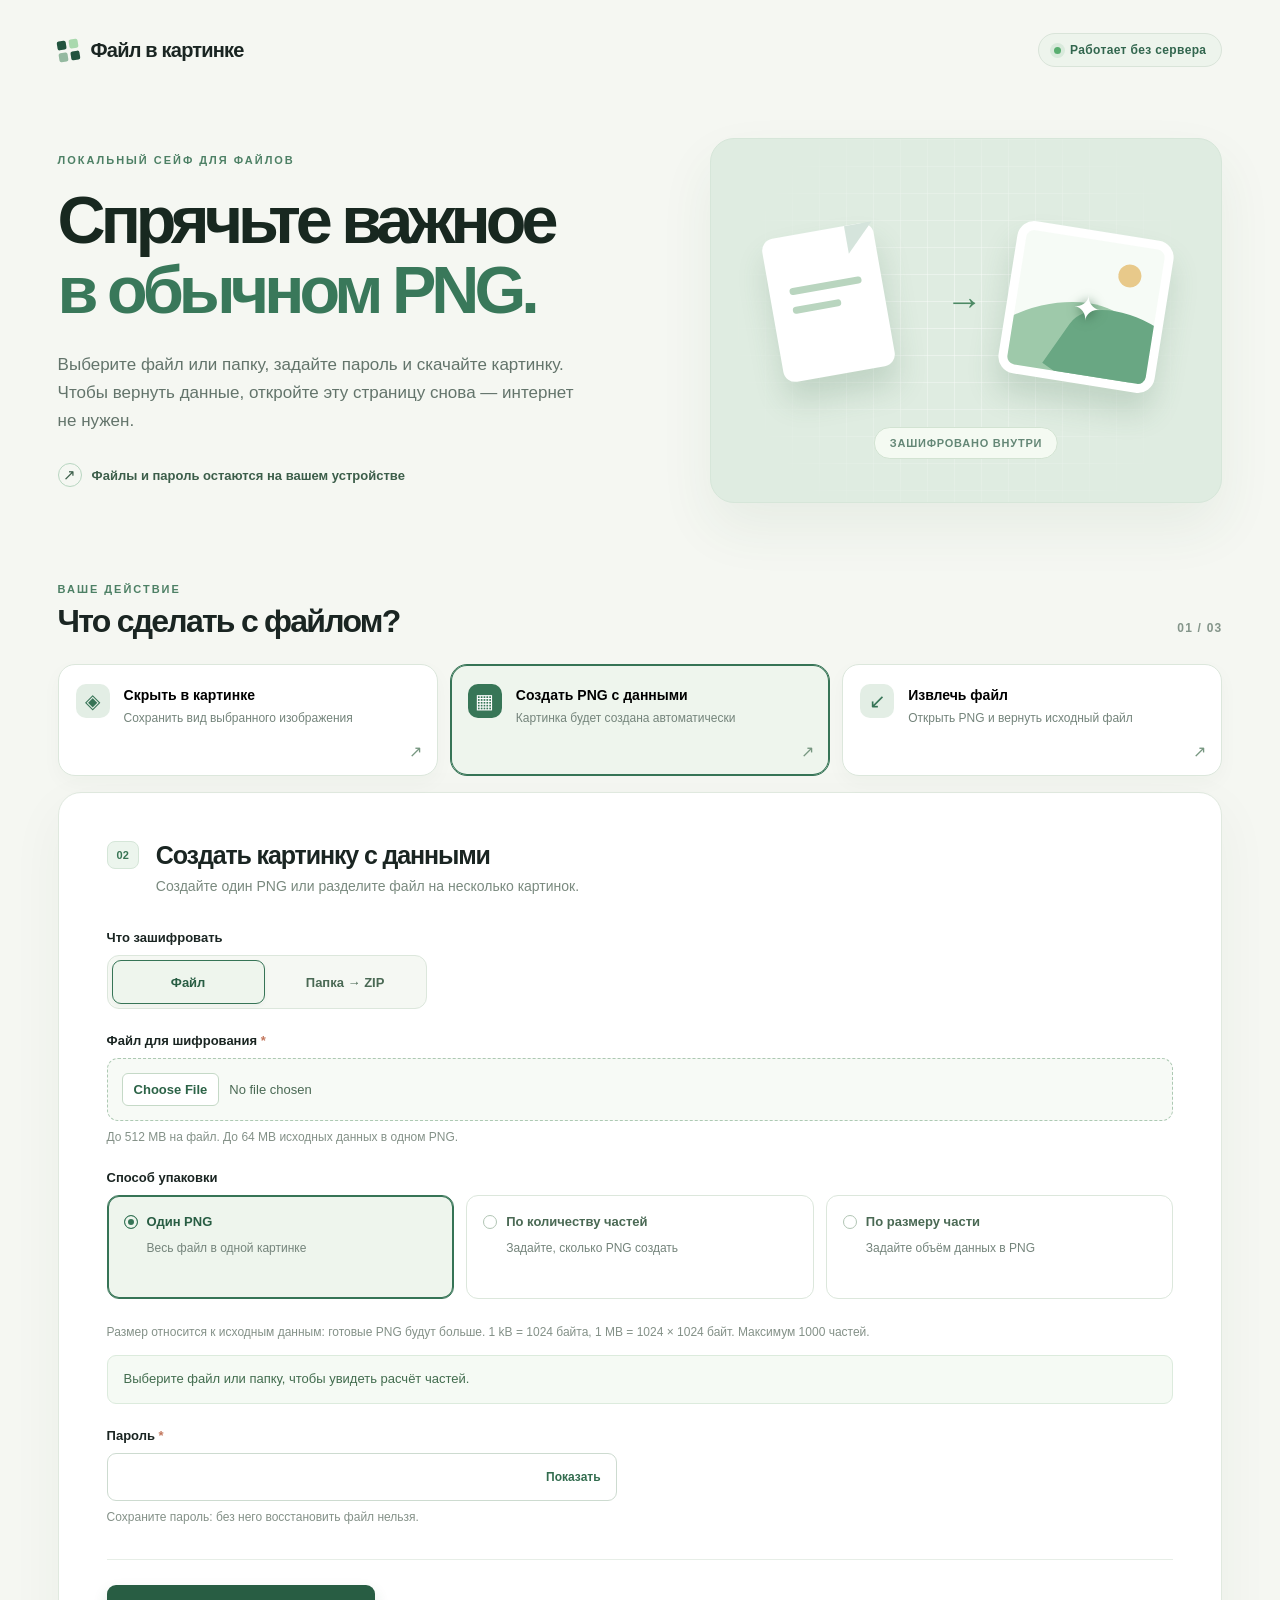
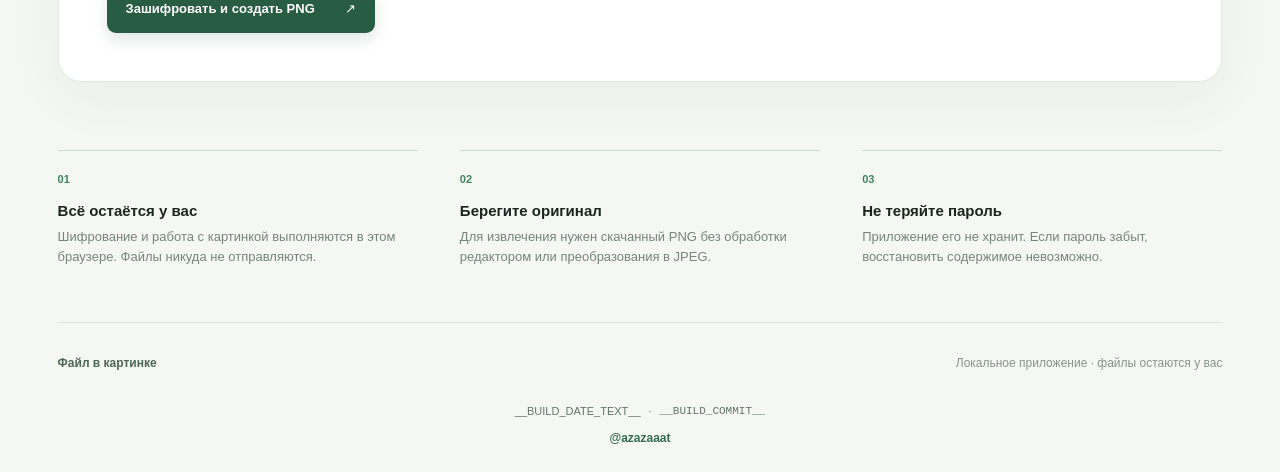
<file: index.template.html>
<!doctype html>
<html lang="ru">
<head>
  <meta charset="utf-8">
  <meta name="viewport" content="width=device-width, initial-scale=1">
  <meta name="color-scheme" content="light">
  <title>Файл в картинке — локальное шифрование</title>
  <meta name="description" content="Зашифруйте файл в PNG или спрячьте его в изображении. Всё происходит локально в браузере.">
  <link rel="stylesheet" href="styles.css">
</head>
<body>
  <div class="page-shell">
    <header class="site-header">
      <a class="brand" href="index.html" aria-label="Файл в картинке — на главную">
        <span class="brand-mark" aria-hidden="true"><span></span><span></span><span></span><span></span></span>
        <span>Файл в картинке</span>
      </a>
      <span class="local-badge"><span class="badge-dot" aria-hidden="true"></span> Работает без сервера</span>
    </header>

    <main>
      <section class="intro" aria-labelledby="page-title">
        <div class="intro-copy">
          <p class="eyebrow">Локальный сейф для файлов</p>
          <h1 id="page-title">Спрячьте важное<br><em>в обычном PNG.</em></h1>
          <p class="intro-lead">Выберите файл или папку, задайте пароль и скачайте картинку. Чтобы вернуть данные, откройте эту страницу снова — интернет не нужен.</p>
          <div class="trust-line"><span class="trust-icon" aria-hidden="true">↗</span><span>Файлы и пароль остаются на вашем устройстве</span></div>
        </div>
        <div class="hero-art" aria-hidden="true">
          <div class="art-grid"></div>
          <div class="art-file"><span class="art-file-fold"></span><span class="art-file-line"></span><span class="art-file-line short"></span></div>
          <div class="art-arrow">→</div>
          <div class="art-picture"><span class="art-sun"></span><span class="art-hill one"></span><span class="art-hill two"></span><span class="art-lock">✦</span></div>
          <div class="art-caption">зашифровано внутри</div>
        </div>
      </section>

      <section class="workspace" aria-labelledby="workspace-title">
        <div class="section-heading">
          <div><p class="eyebrow">Ваше действие</p><h2 id="workspace-title">Что сделать с файлом?</h2></div>
          <span class="step-label">01 / 03</span>
        </div>

        <div class="mode-tabs" role="tablist" aria-label="Режим работы">
          <button class="mode-tab" id="tab-hide" type="button" role="tab" aria-controls="panel-hide" aria-selected="false" tabindex="-1" data-mode="hide"><span class="tab-icon" aria-hidden="true">◈</span><span class="tab-copy"><strong>Скрыть в картинке</strong><small>Сохранить вид выбранного изображения</small></span><span class="tab-arrow" aria-hidden="true">↗</span></button>
          <button class="mode-tab" id="tab-data" type="button" role="tab" aria-controls="panel-data" aria-selected="true" tabindex="0" data-mode="data"><span class="tab-icon" aria-hidden="true">▦</span><span class="tab-copy"><strong>Создать PNG с данными</strong><small>Картинка будет создана автоматически</small></span><span class="tab-arrow" aria-hidden="true">↗</span></button>
          <button class="mode-tab" id="tab-extract" type="button" role="tab" aria-controls="panel-extract" aria-selected="false" tabindex="-1" data-mode="extract"><span class="tab-icon" aria-hidden="true">↙</span><span class="tab-copy"><strong>Извлечь файл</strong><small>Открыть PNG и вернуть исходный файл</small></span><span class="tab-arrow" aria-hidden="true">↗</span></button>
        </div>

        <div class="form-card">
          <form id="panel-hide" role="tabpanel" aria-labelledby="tab-hide" hidden novalidate>
            <div class="form-heading"><span class="form-number">01</span><div><h3>Скрыть файл в изображении</h3><p>Внешний вид картинки почти не изменится. Нужен достаточно большой носитель.</p></div></div>
            <fieldset class="field choice-group source-kind" id="hide-source-kind"><legend>Что зашифровать</legend><div class="choice-options source-options">
              <label class="choice-option"><input id="hide-source-file" type="radio" name="hide-source-kind" value="file" checked><span class="choice-face">Файл</span></label>
              <label class="choice-option"><input id="hide-folder-option" type="radio" name="hide-source-kind" value="folder" aria-describedby="hide-source-hint"><span class="choice-face">Папка → ZIP</span></label>
            </div><p class="field-hint" id="hide-source-hint" hidden>Выбор папки не поддерживается этим браузером.</p></fieldset>
            <div class="field-grid">
              <div class="field" id="hide-file-field"><label for="hide-file">Файл для шифрования <span class="required">*</span></label><input id="hide-file" name="file" type="file" required aria-describedby="hide-file-hint hide-file-info"><p class="field-hint" id="hide-file-hint">До 10 MB. Подойдёт и пустой файл.</p><p class="file-info" id="hide-file-info"></p></div>
              <div class="field" id="hide-folder-field" hidden><label for="hide-folder">Папка для шифрования <span class="required">*</span></label><input id="hide-folder" name="folder" type="file" webkitdirectory multiple disabled aria-describedby="hide-folder-hint hide-folder-info"><p class="field-hint" id="hide-folder-hint">Папка будет упакована в ZIP без сжатия. До 10 MB вместе со служебными данными ZIP. Пустые папки не сохраняются. После извлечения скачивается ZIP.</p><p class="file-info" id="hide-folder-info"></p></div>
              <div class="field"><label for="hide-cover">Изображение-носитель <span class="required">*</span></label><input id="hide-cover" name="cover" type="file" accept="image/*" required aria-describedby="hide-cover-hint hide-cover-info"><p class="field-hint" id="hide-cover-hint">PNG, JPEG или другое изображение, которое открывает браузер.</p><p class="file-info" id="hide-cover-info"></p></div>
            </div>
            <div class="capacity-box" id="capacity-box"><span class="capacity-symbol" aria-hidden="true">▧</span><span id="capacity-text">Выберите изображение, чтобы узнать его вместимость.</span></div>
            <div class="field password-field"><label for="hide-password">Пароль <span class="required">*</span></label><div class="password-wrap"><input id="hide-password" name="password" type="password" autocomplete="new-password" required><button class="password-toggle" type="button" aria-controls="hide-password" aria-label="Показать пароль">Показать</button></div><p class="field-hint">Сохраните пароль: без него восстановить файл нельзя.</p></div>
            <div class="form-actions"><button class="primary-button" type="submit">Зашифровать и создать PNG <span aria-hidden="true">↗</span></button><p class="form-status" role="status" aria-live="polite"></p></div>
            <div class="result" hidden><span class="result-icon" aria-hidden="true">✓</span><div><strong>PNG готов</strong><p>Скачайте картинку и храните её без редактирования.</p></div><a class="download-link" href="#" download>Скачать PNG <span aria-hidden="true">↓</span></a></div>
          </form>

          <form id="panel-data" role="tabpanel" aria-labelledby="tab-data" novalidate>
            <div class="form-heading"><span class="form-number">02</span><div><h3>Создать картинку с данными</h3><p>Создайте один PNG или разделите файл на несколько картинок.</p></div></div>
            <fieldset class="field choice-group source-kind" id="data-source-kind"><legend>Что зашифровать</legend><div class="choice-options source-options">
              <label class="choice-option"><input id="data-source-file" type="radio" name="data-source-kind" value="file" checked><span class="choice-face">Файл</span></label>
              <label class="choice-option"><input id="data-folder-option" type="radio" name="data-source-kind" value="folder" aria-describedby="data-source-hint"><span class="choice-face">Папка → ZIP</span></label>
            </div><p class="field-hint" id="data-source-hint" hidden>Выбор папки не поддерживается этим браузером.</p></fieldset>
            <div class="field" id="data-file-field"><label for="data-file">Файл для шифрования <span class="required">*</span></label><input id="data-file" name="file" type="file" required aria-describedby="data-file-hint data-file-info"><p class="field-hint" id="data-file-hint">До 512 MB на файл. До 64 MB исходных данных в одном PNG.</p><p class="file-info" id="data-file-info"></p></div>
            <div class="field" id="data-folder-field" hidden><label for="data-folder">Папка для шифрования <span class="required">*</span></label><input id="data-folder" name="folder" type="file" webkitdirectory multiple disabled aria-describedby="data-folder-hint data-folder-info"><p class="field-hint" id="data-folder-hint">Папка будет упакована в ZIP без сжатия. До 512 MB вместе со служебными данными ZIP; до 64 MB в одном PNG. Пустые папки не сохраняются. После извлечения скачивается ZIP.</p><p class="file-info" id="data-folder-info"></p></div>
            <fieldset class="field choice-group packing-kind" id="data-split-mode" aria-describedby="data-split-hint"><legend>Способ упаковки</legend><div class="choice-options packing-options">
              <label class="choice-option"><input id="data-pack-single" type="radio" name="data-split-mode" value="single" checked><span class="choice-face"><strong>Один PNG</strong><span class="choice-description">Весь файл в одной картинке</span></span></label>
              <label class="choice-option"><input id="data-pack-count" type="radio" name="data-split-mode" value="count"><span class="choice-face"><strong>По количеству частей</strong><span class="choice-description">Задайте, сколько PNG создать</span></span></label>
              <label class="choice-option"><input id="data-pack-size" type="radio" name="data-split-mode" value="size"><span class="choice-face"><strong>По размеру части</strong><span class="choice-description">Задайте объём данных в PNG</span></span></label>
            </div></fieldset>
            <div class="split-settings">
              <div class="field" id="data-count-field" hidden><label for="data-part-count">Количество частей</label><input id="data-part-count" type="number" min="1" max="1000" step="1" value="4" disabled aria-describedby="data-split-summary"></div>
              <div class="field" id="data-size-field" hidden><label for="data-part-size">Размер исходных данных в части</label><div class="part-size-inputs"><input id="data-part-size" type="text" inputmode="decimal" value="10" disabled aria-describedby="data-split-hint data-split-summary"><select id="data-part-unit" aria-label="Единица размера части" disabled><option value="KiB">kB</option><option value="MiB" selected>MB</option></select></div></div>
            </div>
            <p class="field-hint" id="data-split-hint">Размер относится к исходным данным: готовые PNG будут больше. 1 kB = 1024 байта, 1 MB = 1024 × 1024 байт. Максимум 1000 частей.</p>
            <p class="split-summary" id="data-split-summary" role="status" aria-live="polite">Выберите файл, чтобы увидеть расчёт частей.</p>
            <div class="field password-field"><label for="data-password">Пароль <span class="required">*</span></label><div class="password-wrap"><input id="data-password" name="password" type="password" autocomplete="new-password" required><button class="password-toggle" type="button" aria-controls="data-password" aria-label="Показать пароль">Показать</button></div><p class="field-hint">Сохраните пароль: без него восстановить файл нельзя.</p></div>
            <div class="form-actions"><button class="primary-button" type="submit">Зашифровать и создать PNG <span aria-hidden="true">↗</span></button><p class="form-status" role="status" aria-live="polite"></p></div>
            <div class="result result-multiple" hidden><div class="result-heading"><span class="result-icon" aria-hidden="true">✓</span><div><strong>PNG готовы</strong><p>Скачайте все части. Для восстановления понадобится полный набор.</p></div></div><ul class="result-list" id="data-results" aria-label="PNG для скачивания"></ul></div>
          </form>

          <form id="panel-extract" role="tabpanel" aria-labelledby="tab-extract" hidden novalidate>
            <div class="form-heading"><span class="form-number">03</span><div><h3>Вернуть исходный файл</h3><p>Выберите все части набора или один прежний PNG и введите пароль.</p></div></div>
            <div class="field"><label for="extract-image">Зашифрованные PNG <span class="required">*</span></label><input id="extract-image" name="image" type="file" accept="image/png,.png" multiple required aria-describedby="extract-image-hint extract-image-info"><p class="field-hint" id="extract-image-hint">Выберите полный набор в одной операции. Порядок не важен. PNG должны быть оригинальными: без пересохранения или изменения размера.</p><p class="file-info" id="extract-image-info"></p></div>
            <div class="field password-field"><label for="extract-password">Пароль <span class="required">*</span></label><div class="password-wrap"><input id="extract-password" name="password" type="password" autocomplete="current-password" required><button class="password-toggle" type="button" aria-controls="extract-password" aria-label="Показать пароль">Показать</button></div></div>
            <div class="form-actions"><button class="primary-button" type="submit">Извлечь файл <span aria-hidden="true">↗</span></button><p class="form-status" role="status" aria-live="polite"></p></div>
            <div class="result" hidden><span class="result-icon" aria-hidden="true">✓</span><div><strong>Файл восстановлен</strong><p class="result-detail"></p></div><a class="download-link" href="#" download>Скачать файл <span aria-hidden="true">↓</span></a></div>
          </form>
        </div>
      </section>

      <aside class="notes" aria-label="Полезно знать"><div><span class="note-number">01</span><h2>Всё остаётся у вас</h2><p>Шифрование и работа с картинкой выполняются в этом браузере. Файлы никуда не отправляются.</p></div><div><span class="note-number">02</span><h2>Берегите оригинал</h2><p>Для извлечения нужен скачанный PNG без обработки редактором или преобразования в JPEG.</p></div><div><span class="note-number">03</span><h2>Не теряйте пароль</h2><p>Приложение его не хранит. Если пароль забыт, восстановить содержимое невозможно.</p></div></aside>
    </main>
    <footer class="site-footer">
      <div class="footer-primary"><span class="footer-brand">Файл в картинке</span><span class="footer-description">Локальное приложение · файлы остаются у вас</span></div>
      <div class="build-info" aria-label="Версия приложения">
        <time datetime="__BUILD_DATE_ISO__" title="Дата создания HTML">__BUILD_DATE_TEXT__</time>
        <span aria-hidden="true">·</span>
        <code title="__BUILD_COMMIT_TITLE__">__BUILD_COMMIT__</code>
      </div>
      <div class="footer-contact-row"><a class="footer-contact" href="https://t.me/azazaaat" target="_blank" rel="noopener noreferrer" aria-label="Telegram: @azazaaat">@azazaaat</a></div>
    </footer>
  </div>
  <script src="file-parts.js"></script>
  <script src="vault-core.js"></script>
  <script src="image-codec.js"></script>
  <script src="directory-zip.js"></script>
  <script src="app.js"></script>
</body>
</html>
</file>
<file: styles.css>
:root{font-family:Inter,ui-sans-serif,-apple-system,BlinkMacSystemFont,"Segoe UI",sans-serif;color:#1a2522;background:#f5f7f2;font-synthesis:none}*{box-sizing:border-box}body{margin:0}button,input{font:inherit}button{cursor:pointer}a{color:inherit}.page-shell{max-width:1280px;margin:auto;padding:0 clamp(20px,4.5vw,72px)}.site-header,.site-footer{display:flex;justify-content:space-between;align-items:center}.site-header{height:100px}.brand{display:inline-flex;align-items:center;gap:12px;text-decoration:none;font-weight:800;letter-spacing:-.04em;font-size:20px}.brand-mark{display:grid;grid-template-columns:repeat(2,9px);gap:3px;transform:rotate(-9deg)}.brand-mark span{width:9px;height:9px;background:#22543f;border-radius:2px}.brand-mark span:nth-child(2){background:#a9d9ae}.brand-mark span:nth-child(3){background:#94b9a0}.local-badge{display:flex;gap:9px;align-items:center;border:1px solid #d9e4d9;background:#edf4ec;border-radius:50px;padding:9px 15px;color:#32664e;font-size:12px;font-weight:750;letter-spacing:.03em}.badge-dot{width:7px;height:7px;background:#59ae70;border-radius:50%;box-shadow:0 0 0 4px #d9eadc}.intro{display:grid;grid-template-columns:1.08fr .92fr;min-height:452px;align-items:center;gap:50px;padding:38px 0 55px}.eyebrow{text-transform:uppercase;letter-spacing:.18em;font-size:11px;font-weight:850;color:#4d8065;margin:0 0 19px}.intro h1{font-size:clamp(43px,5.2vw,72px);line-height:1.06;letter-spacing:-.075em;margin:0;color:#182820;font-weight:800}.intro h1 em{font-style:normal;color:#39785a}.intro-lead{font-size:17px;line-height:1.65;color:#63746b;max-width:530px;margin:25px 0 28px}.trust-line{display:flex;align-items:center;gap:10px;color:#3c5e4a;font-size:13px;font-weight:650}.trust-icon{display:grid;place-items:center;border:1px solid #b8d6c1;border-radius:50%;width:24px;height:24px;font-size:15px}.hero-art{height:365px;position:relative;border-radius:24px;background:#dfece1;overflow:hidden;border:1px solid #d6e6d9;box-shadow:0 25px 55px #2c5e3f12}.art-grid{position:absolute;inset:0;background-image:linear-gradient(#fff7 1px,transparent 1px),linear-gradient(90deg,#fff7 1px,transparent 1px);background-size:27px 27px;mask-image:radial-gradient(circle at center,#000,transparent 78%)}.art-file,.art-picture{position:absolute;top:91px;box-shadow:0 20px 30px #3767472e}.art-file{left:12%;width:113px;height:145px;border-radius:12px;background:#fff;transform:rotate(-10deg);padding:52px 20px 0}.art-file-fold{position:absolute;right:0;top:0;border-left:28px solid #d5e4dc;border-bottom:28px solid transparent}.art-file-line{display:block;height:7px;background:#b9d5bf;border-radius:10px;margin-bottom:12px}.art-file-line.short{width:67%}.art-arrow{position:absolute;top:142px;left:46%;font-size:37px;color:#4d8a65;font-weight:300}.art-picture{right:11%;width:158px;height:154px;background:#f6fbf6;border:9px solid #fff;border-radius:17px;overflow:hidden;transform:rotate(9deg)}.art-sun{position:absolute;top:19px;right:20px;width:23px;height:23px;border-radius:50%;background:#e8c98a}.art-hill{position:absolute;width:165px;height:95px;border-radius:50% 50% 0 0;bottom:-29px;left:-39px;background:#9ec9aa;transform:rotate(-22deg)}.art-hill.two{left:48px;bottom:-35px;background:#69a783;transform:rotate(26deg)}.art-lock{position:absolute;left:57px;top:49px;color:white;font-size:34px;text-shadow:0 2px 12px #417351}.art-caption{position:absolute;bottom:43px;left:50%;transform:translateX(-50%);white-space:nowrap;color:#648776;background:#f4faf2;border:1px solid #d2e3d2;border-radius:100px;padding:9px 15px;font-size:11px;letter-spacing:.07em;text-transform:uppercase;font-weight:800}.workspace{padding:25px 0 0}.section-heading{display:flex;justify-content:space-between;align-items:end;margin:0 0 24px}.section-heading .eyebrow{margin-bottom:8px}.section-heading h2{font-size:32px;letter-spacing:-.055em;margin:0}.step-label{font-size:12px;font-weight:800;color:#84958a;letter-spacing:.1em;padding-bottom:5px}.mode-tabs{display:grid;grid-template-columns:repeat(3,minmax(0,1fr));gap:12px;margin-bottom:16px}.mode-tab{appearance:none;text-align:left;display:flex;align-items:flex-start;gap:14px;position:relative;border:1px solid #dce7dc;background:#fff;border-radius:17px;min-height:112px;padding:19px 17px;box-shadow:0 7px 20px #23442d08;transition:transform .18s,border-color .18s,background .18s}.mode-tab:hover{transform:translateY(-2px);border-color:#98b99d}.mode-tab[aria-selected=true]{border-color:#367456;background:#eef5ed;box-shadow:inset 0 0 0 1px #367456}.tab-icon{display:grid;place-items:center;flex:none;background:#e3eee5;color:#367456;border-radius:10px;width:34px;height:34px;font-size:20px}.mode-tab[aria-selected=true] .tab-icon{background:#377657;color:#fff}.tab-copy{display:grid;gap:6px;padding-top:2px}.tab-copy strong{font-size:14px;line-height:1.3}.tab-copy small{font-size:12px;line-height:1.4;color:#74847b}.tab-arrow{position:absolute;right:15px;bottom:14px;color:#779781;font-size:16px}.form-card{background:#fff;border:1px solid #e0e9df;border-radius:23px;padding:clamp(24px,3.8vw,48px);box-shadow:0 18px 55px #2c4a2d0c}.form-card form[hidden]{display:none}.form-heading{display:flex;gap:17px;align-items:flex-start;margin-bottom:33px}.form-number{border:1px solid #d5e6d8;color:#397555;background:#ecf5ed;border-radius:8px;padding:7px 9px;font-size:11px;font-weight:850}.form-heading h3{font-size:25px;letter-spacing:-.045em;margin:0 0 6px}.form-heading p{color:#7a8a7f;margin:0;font-size:14px;line-height:1.5}.field-grid{display:grid;grid-template-columns:1fr 1fr;gap:22px}.field{margin-bottom:24px}.field label{display:block;font-size:13px;font-weight:750;margin-bottom:10px}.required{color:#c2765c}.field input[type=file]{width:100%;border:1px dashed #adc9b3;border-radius:11px;background:#f7faf6;padding:14px;color:#4a6954;font-size:13px;min-height:61px}.field input[type=file]::file-selector-button{border:1px solid #c5d9c7;border-radius:6px;background:white;color:#2c6347;font-weight:750;padding:8px 11px;margin-right:10px;cursor:pointer}.field-hint,.file-info{font-size:12px;line-height:1.5;margin:7px 0 0;color:#849188}.file-info:not(:empty){color:#377456;font-weight:700}.capacity-box{display:flex;align-items:center;gap:12px;background:#eff6ef;color:#4a7355;border:1px solid #dcebdd;border-radius:11px;padding:14px 17px;margin:0 0 25px;font-size:13px;line-height:1.45}.capacity-box.is-error{background:#fff4f0;border-color:#f1d5ca;color:#a4523c}.capacity-symbol{font-size:19px}.password-field{max-width:510px}.password-wrap{position:relative}.password-wrap input{width:100%;height:48px;border:1px solid #cddbd0;border-radius:9px;padding:10px 100px 10px 13px;color:#1d3225;background:#fff}.password-toggle{position:absolute;right:6px;top:6px;height:36px;border:0;background:transparent;color:#326c4e;font-size:12px;font-weight:800;padding:0 10px;border-radius:5px}.password-toggle:hover{background:#eef5ed}.form-actions{display:flex;align-items:center;gap:19px;flex-wrap:wrap;margin-top:33px;padding-top:25px;border-top:1px solid #e7eee7}.primary-button{border:0;background:#285d43;color:white;border-radius:9px;padding:15px 19px;font-weight:750;font-size:13px;min-height:48px;display:inline-flex;align-items:center;gap:30px;justify-content:space-between;box-shadow:0 7px 15px #285d4324}.primary-button:hover{background:#1b4f36}.primary-button:disabled{opacity:.6;cursor:wait}.form-status{margin:0;font-size:13px;line-height:1.5;color:#516b57}.form-status.is-error{color:#a14835;font-weight:700}.result{display:flex;align-items:center;gap:15px;border:1px solid #c9e5cf;background:#f0f8f0;border-radius:12px;padding:17px;margin-top:22px}.result[hidden]{display:none}.result-icon{display:grid;place-items:center;background:#39805c;color:white;border-radius:50%;width:29px;height:29px;flex:none;font-weight:800}.result strong{font-size:14px}.result p{margin:4px 0 0;font-size:12px;color:#6c8573;line-height:1.4}.download-link{margin-left:auto;white-space:nowrap;background:white;border:1px solid #bcd8c3;color:#285f43;text-decoration:none;font-size:12px;font-weight:800;padding:11px 14px;border-radius:8px}.download-link:hover{background:#e3f1e5}.notes{display:grid;grid-template-columns:repeat(3,1fr);gap:42px;padding:68px 0 55px}.notes>div{border-top:1px solid #cedbd0;padding-top:18px}.note-number{font-size:11px;color:#43845e;font-weight:850}.notes h2{font-size:15px;margin:15px 0 8px}.notes p{font-size:13px;line-height:1.55;color:#75857b;margin:0}.site-footer{border-top:1px solid #dce7dc;min-height:80px;color:#86958a;font-size:12px}.site-footer .footer-brand{font-weight:800;color:#4c6655}input:focus-visible,button:focus-visible,a:focus-visible{outline:3px solid #87cda1;outline-offset:3px}@media(max-width:880px){.intro{grid-template-columns:1fr;gap:20px;padding-top:20px}.hero-art{height:260px}.art-file,.art-picture{top:45px}.art-arrow{top:96px}.mode-tabs{grid-template-columns:1fr}.mode-tab{min-height:72px}.tab-arrow{bottom:auto;top:26px}.field-grid{grid-template-columns:1fr;gap:0}.notes{gap:20px}}@media(max-width:580px){.page-shell{padding:0 17px}.site-header{height:75px}.brand{font-size:16px}.local-badge{font-size:0;padding:10px}.badge-dot{margin:0}.intro{padding:17px 0 40px}.intro h1{font-size:46px}.intro-lead{font-size:15px}.hero-art{height:210px}.art-file{left:9%;top:35px;transform:scale(.75) rotate(-10deg);transform-origin:top left}.art-picture{right:6%;top:32px;transform:scale(.78) rotate(9deg);transform-origin:top right}.art-arrow{top:83px;left:45%;font-size:28px}.art-caption{bottom:20px}.section-heading h2{font-size:27px}.form-card{padding:23px 18px}.form-heading h3{font-size:22px}.form-actions{align-items:stretch}.primary-button{width:100%}.result{align-items:flex-start;flex-wrap:wrap}.download-link{margin:4px 0 0 43px}.notes{grid-template-columns:1fr;padding:45px 0;gap:25px}.site-footer{gap:10px}}

.split-settings{display:grid;grid-template-columns:1fr 1fr;gap:22px}.split-settings [hidden]{display:none!important}.split-settings select,.split-settings input{width:100%;min-width:0;height:48px;padding:10px 13px;border:1px solid #cddbd0;border-radius:9px;color:#1d3225;background:#fff;font:inherit;font-size:14px}.part-size-inputs{display:grid;grid-template-columns:1fr 90px;gap:10px}.split-summary{margin:14px 0 24px;padding:13px 16px;border:1px solid #dcebdd;border-radius:9px;background:#f5faf4;color:#426c4e;font-size:13px;line-height:1.6}.split-summary.is-error{color:#a14835;background:#fff4f0;border-color:#f1d5ca}.result-multiple{display:block}.result-multiple[hidden]{display:none}.result-heading{display:flex;gap:15px;align-items:center}.result-list{list-style:none;padding:0;margin:16px 0 0;display:grid;gap:10px;max-height:420px;overflow:auto}.result-list li{display:flex;align-items:center;gap:12px;border-top:1px solid #d4e6d7;padding-top:12px}.result-file{min-width:0;flex:1}.result-file strong{display:block;overflow-wrap:anywhere;font-size:13px}.result-list .download-link{flex:none}.split-settings :disabled{opacity:.6}select:focus-visible{outline:3px solid #87cda1;outline-offset:3px}@media(max-width:580px){.split-settings{grid-template-columns:1fr;gap:0}.result-list li{align-items:flex-start;flex-direction:column}.result-list .download-link{margin:0}}


.field[hidden]{display:none!important}
.split-settings select{appearance:none;padding-right:42px;background-image:url("data:image/svg+xml,%3Csvg xmlns='http://www.w3.org/2000/svg' width='12' height='8' viewBox='0 0 12 8'%3E%3Cpath d='m1 1 5 5 5-5' fill='none' stroke='%23426c4e' stroke-width='1.5' stroke-linecap='round' stroke-linejoin='round'/%3E%3C/svg%3E");background-repeat:no-repeat;background-position:right 16px center;background-size:12px 8px}

.choice-group{border:0;padding:0;min-inline-size:0;margin:0 0 24px}
.choice-group legend{padding:0;margin-bottom:10px;font-size:13px;font-weight:750}
.choice-options{display:grid;gap:12px}
.choice-group .choice-option{position:relative;display:block;min-width:0;margin:0;cursor:pointer}
.choice-option input{position:absolute;width:1px;height:1px;padding:0;margin:0;overflow:hidden;clip-path:inset(50%);white-space:nowrap}
.choice-face{display:flex;align-items:center;justify-content:center;min-height:44px;padding:11px 15px;border:1px solid #dce7dc;border-radius:9px;background:#fff;color:#4a6954;transition:background .15s,border-color .15s;box-sizing:border-box}
.choice-option:hover .choice-face{border-color:#98b99d;background:#f7faf6}
.choice-option input:checked+.choice-face{border-color:#367456;background:#eef5ed;color:#285d43;box-shadow:inset 0 0 0 1px #367456}
.choice-option input:focus-visible+.choice-face{outline:3px solid #87cda1;outline-offset:3px}
.choice-option input:disabled+.choice-face{opacity:.5;cursor:not-allowed}
.source-kind{max-width:320px}
.source-options{grid-template-columns:1fr 1fr;gap:4px;padding:4px;border:1px solid #dce7dc;border-radius:12px;background:#f5f8f3}
.source-options .choice-face{border-color:transparent;background:transparent;font-size:13px;font-weight:750}
.source-options .choice-option input:checked+.choice-face{box-shadow:0 2px 5px #23442d0b}
.packing-options{grid-template-columns:repeat(3,minmax(0,1fr))}
.packing-options .choice-face{display:grid;align-content:start;justify-content:stretch;gap:8px;min-height:104px;height:100%;padding:17px 16px;border-radius:12px}
.packing-options strong{display:flex;align-items:center;gap:9px;font-size:13px;line-height:1.4}
.packing-options strong::before{content:"";display:block;flex:none;width:14px;height:14px;box-sizing:border-box;border:1.5px solid #b1c5b4;border-radius:50%}
.packing-options input:checked+.choice-face strong::before{border-color:#367456;background:#367456;box-shadow:inset 0 0 0 3px #eef5ed}
.choice-description{padding-left:23px;font-size:12px;font-weight:400;line-height:1.5;color:#74847b}
.split-settings{display:block;max-width:510px}
@media(max-width:680px){.packing-options{grid-template-columns:1fr;gap:8px}.packing-options .choice-face{min-height:0;padding:13px 15px;gap:4px}}

.site-footer{display:block;padding:0 0 24px;min-height:0}
.footer-primary{display:flex;justify-content:space-between;align-items:center;gap:16px;min-height:80px}
.footer-brand{flex:none;white-space:nowrap}
.footer-description{text-align:right;line-height:1.5}
.build-info{display:flex;align-items:center;justify-content:center;flex-wrap:wrap;gap:8px;font-size:11px;line-height:1.6;color:#63746b}
.build-info time,.build-info code{white-space:nowrap}
.build-info code{font:inherit;font-family:ui-monospace,SFMono-Regular,Consolas,monospace}
.footer-contact-row{margin-top:8px;text-align:center}
.footer-contact{white-space:nowrap;color:#326c4e;text-decoration:none;font-size:12px;font-weight:750;line-height:1.6}
.footer-contact:hover{text-decoration:underline;text-underline-offset:3px;color:#1b4f36}
@media(max-width:580px){.footer-primary{gap:10px}}
</file>
